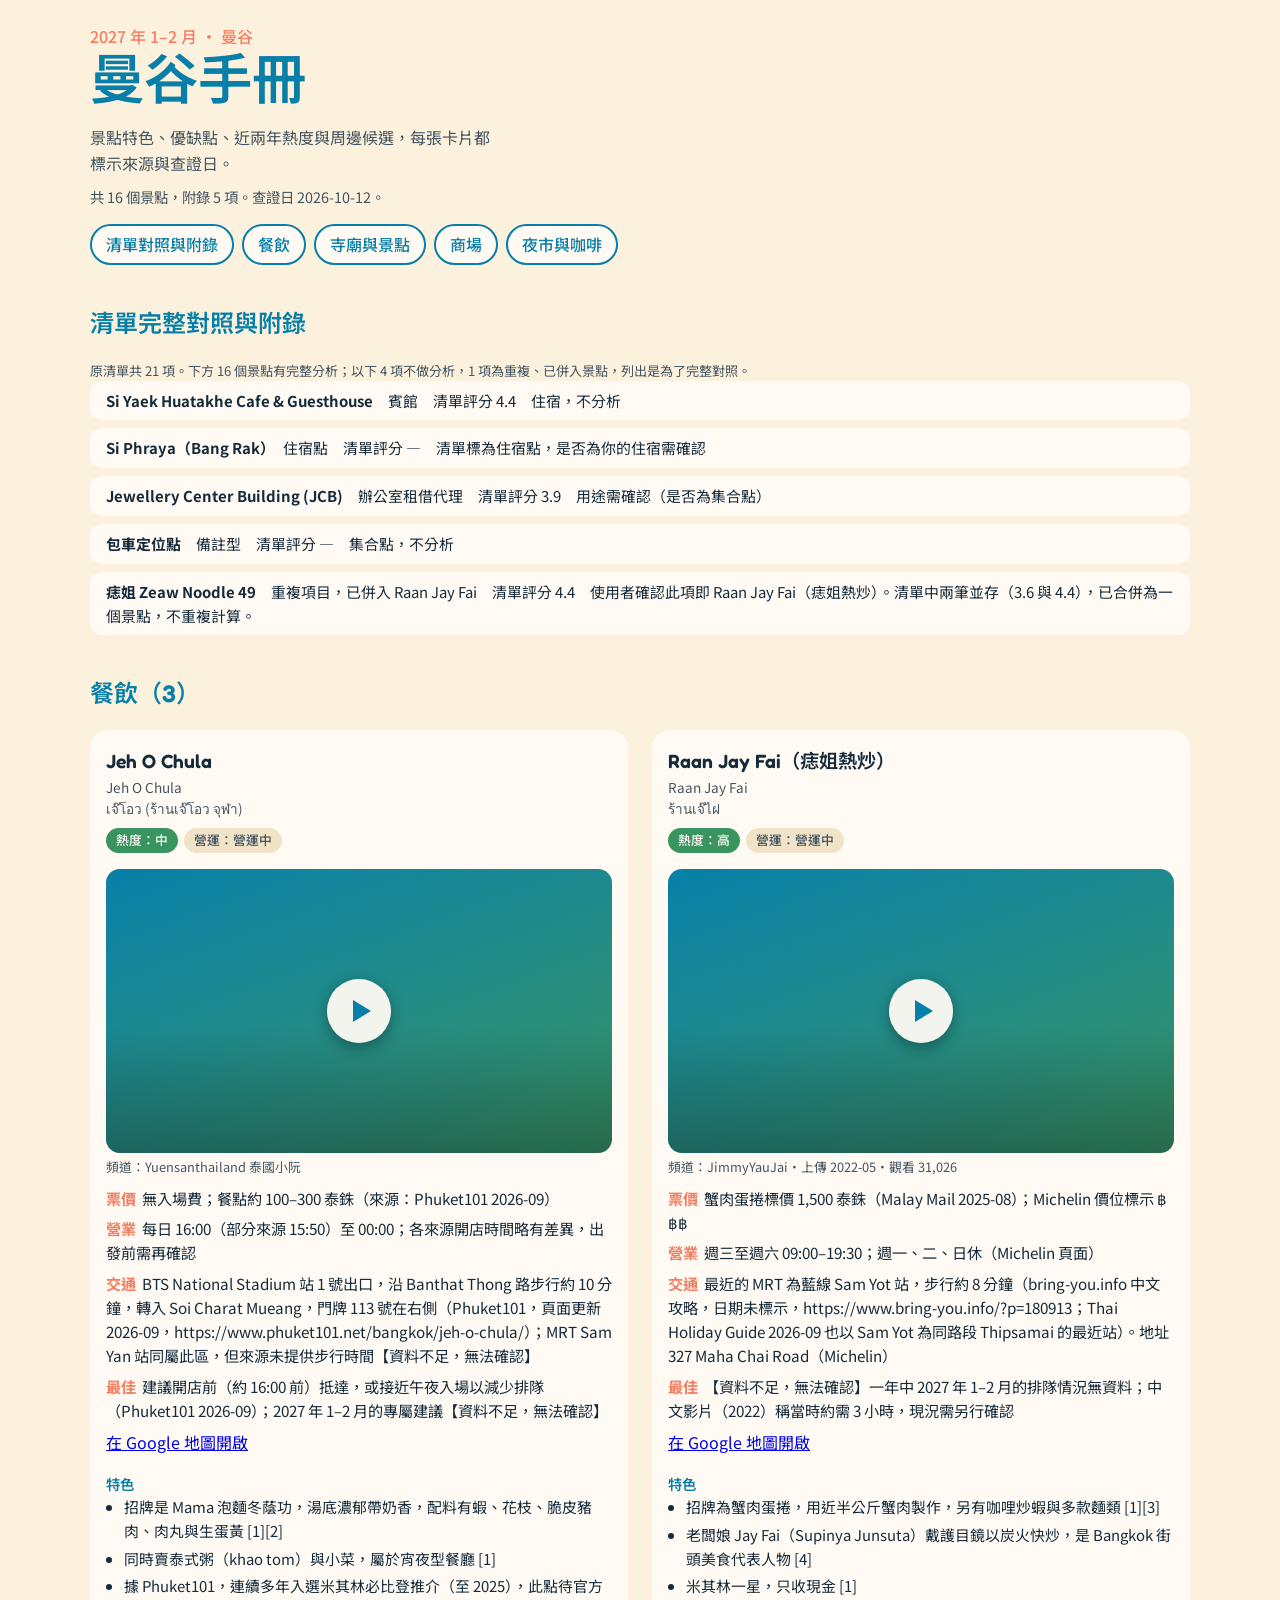
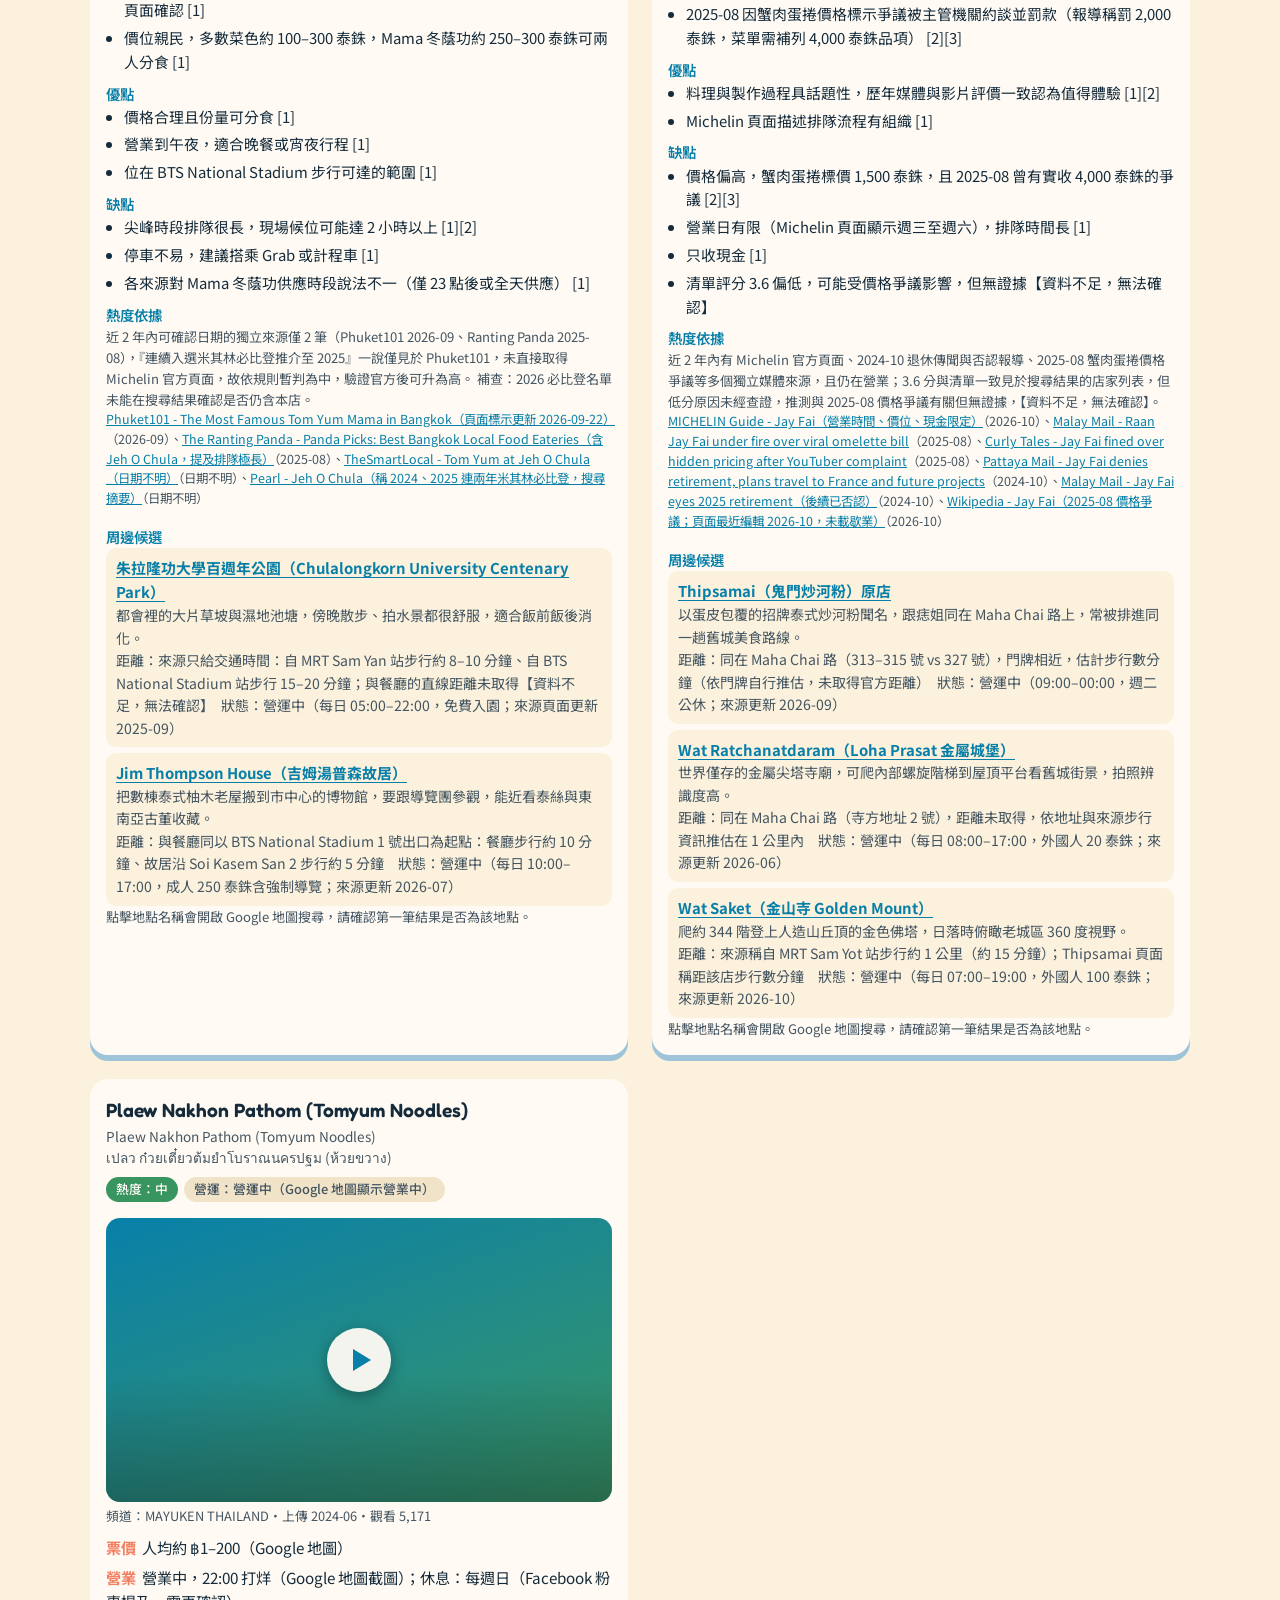
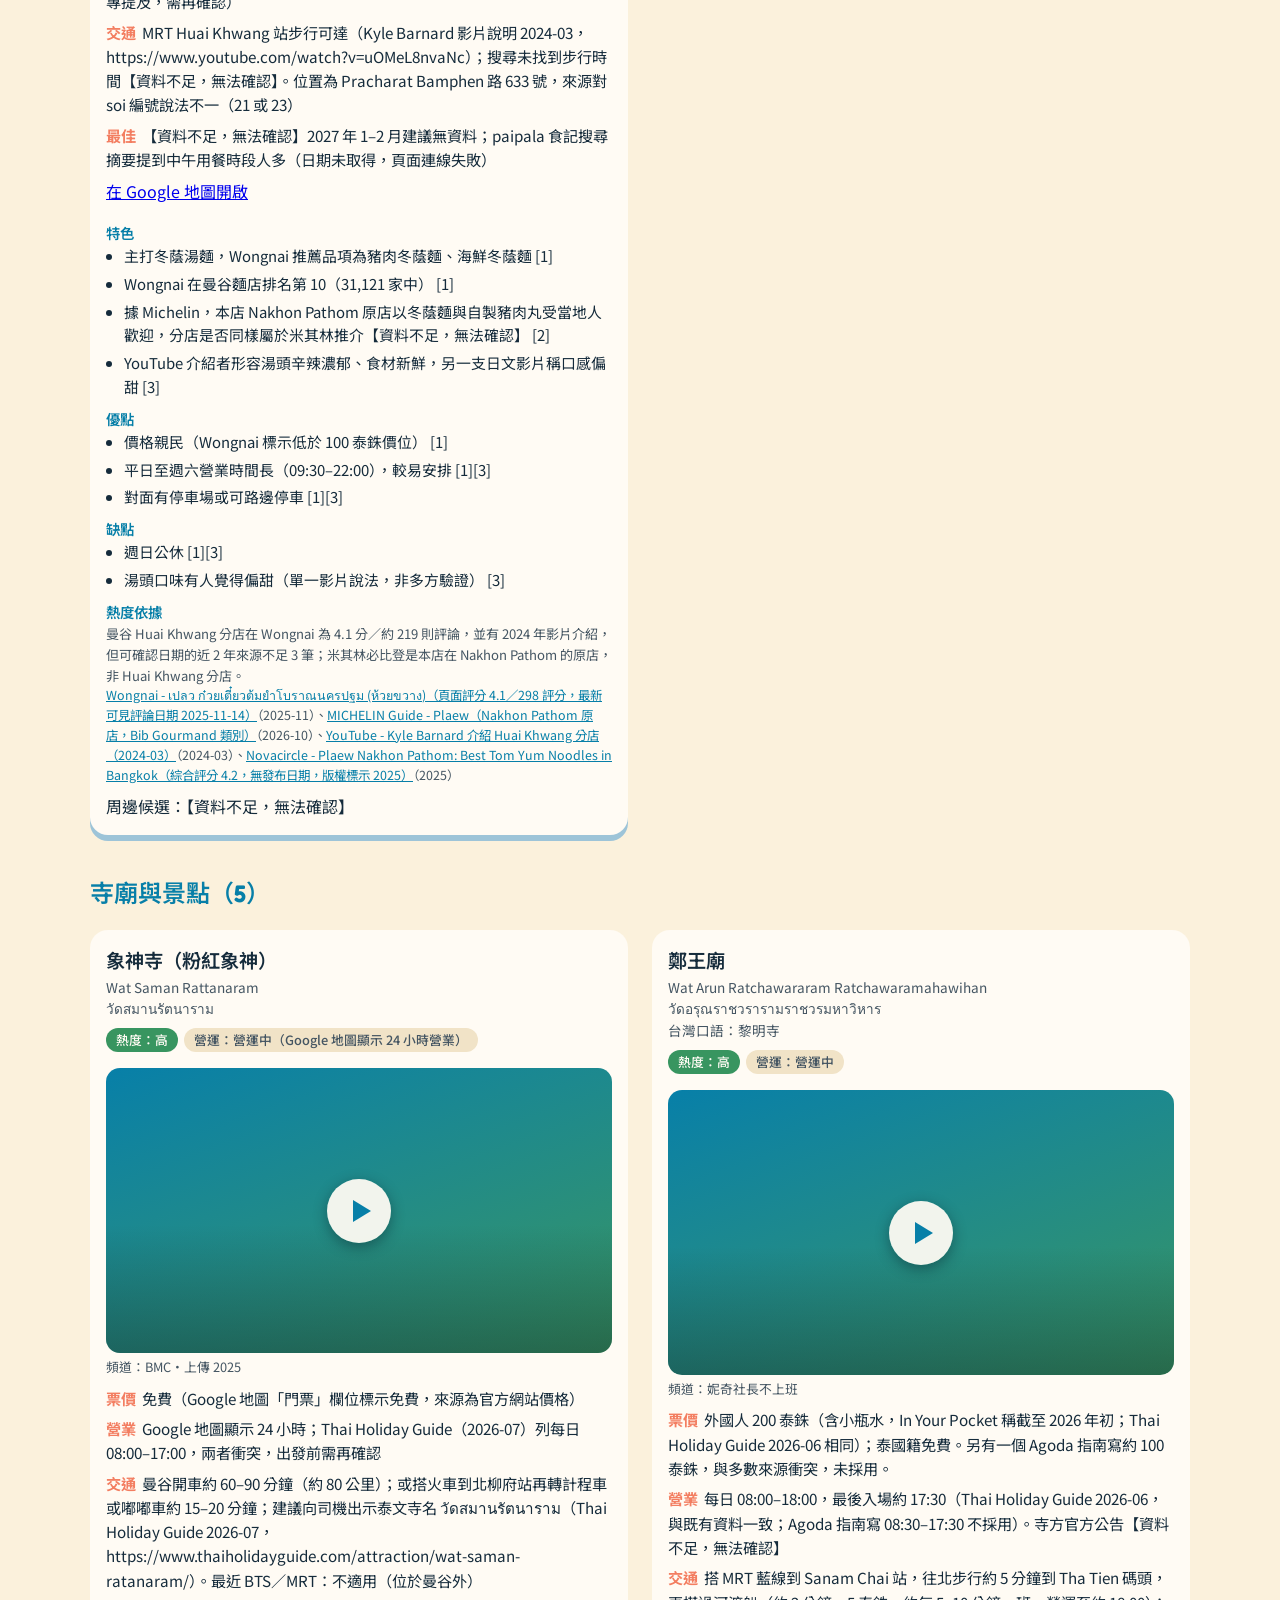
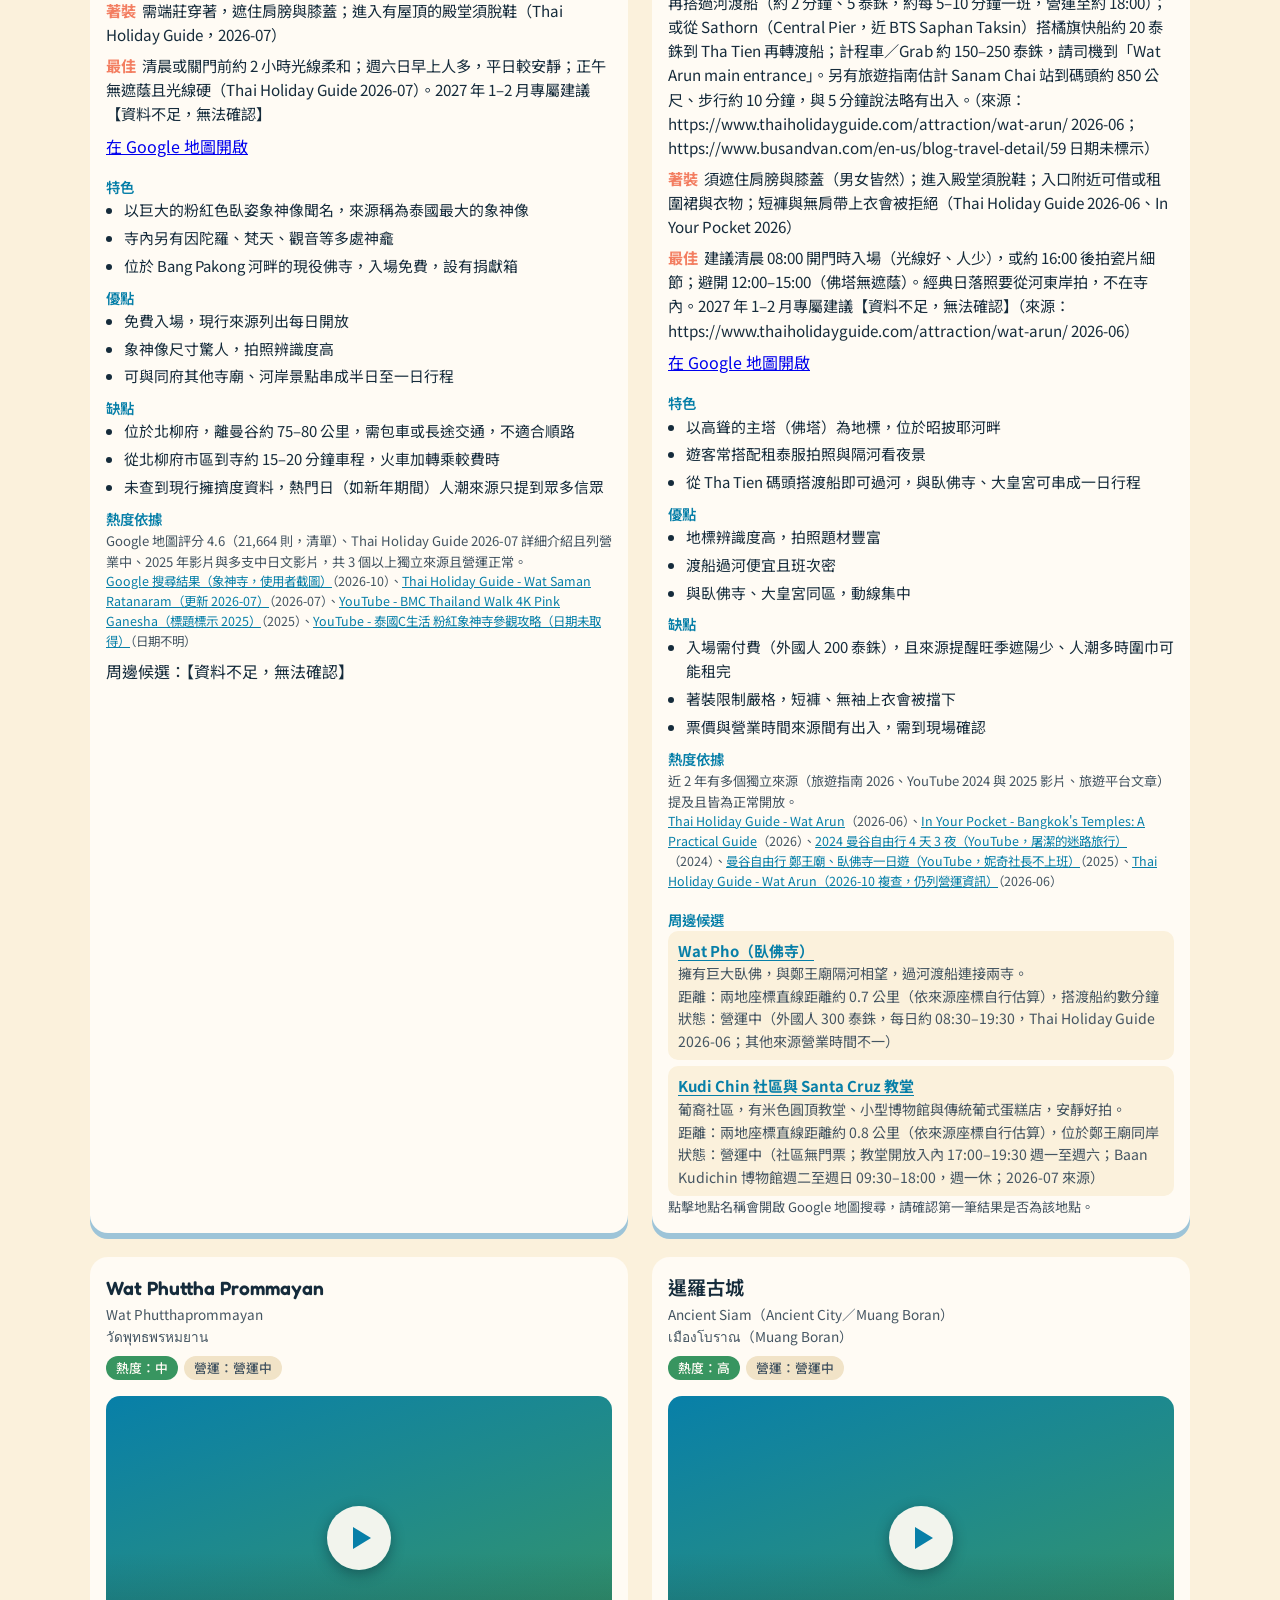
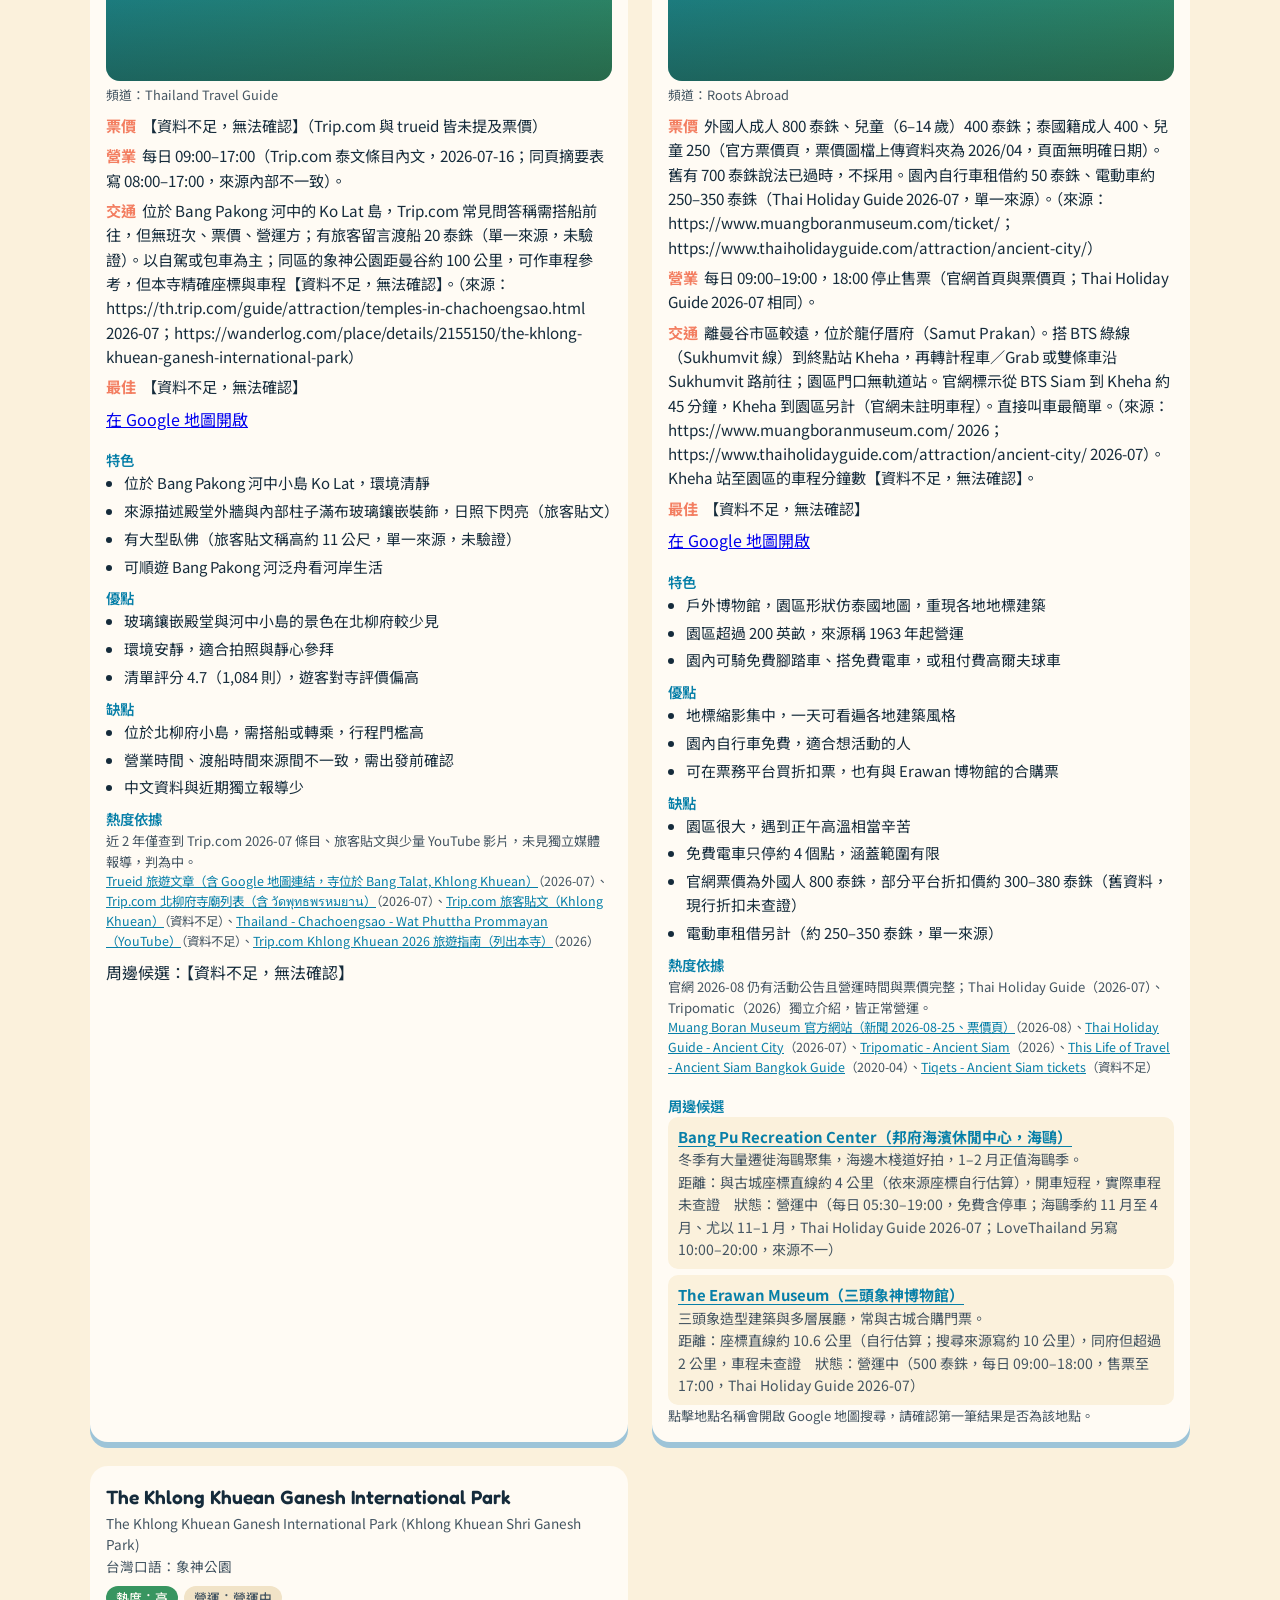
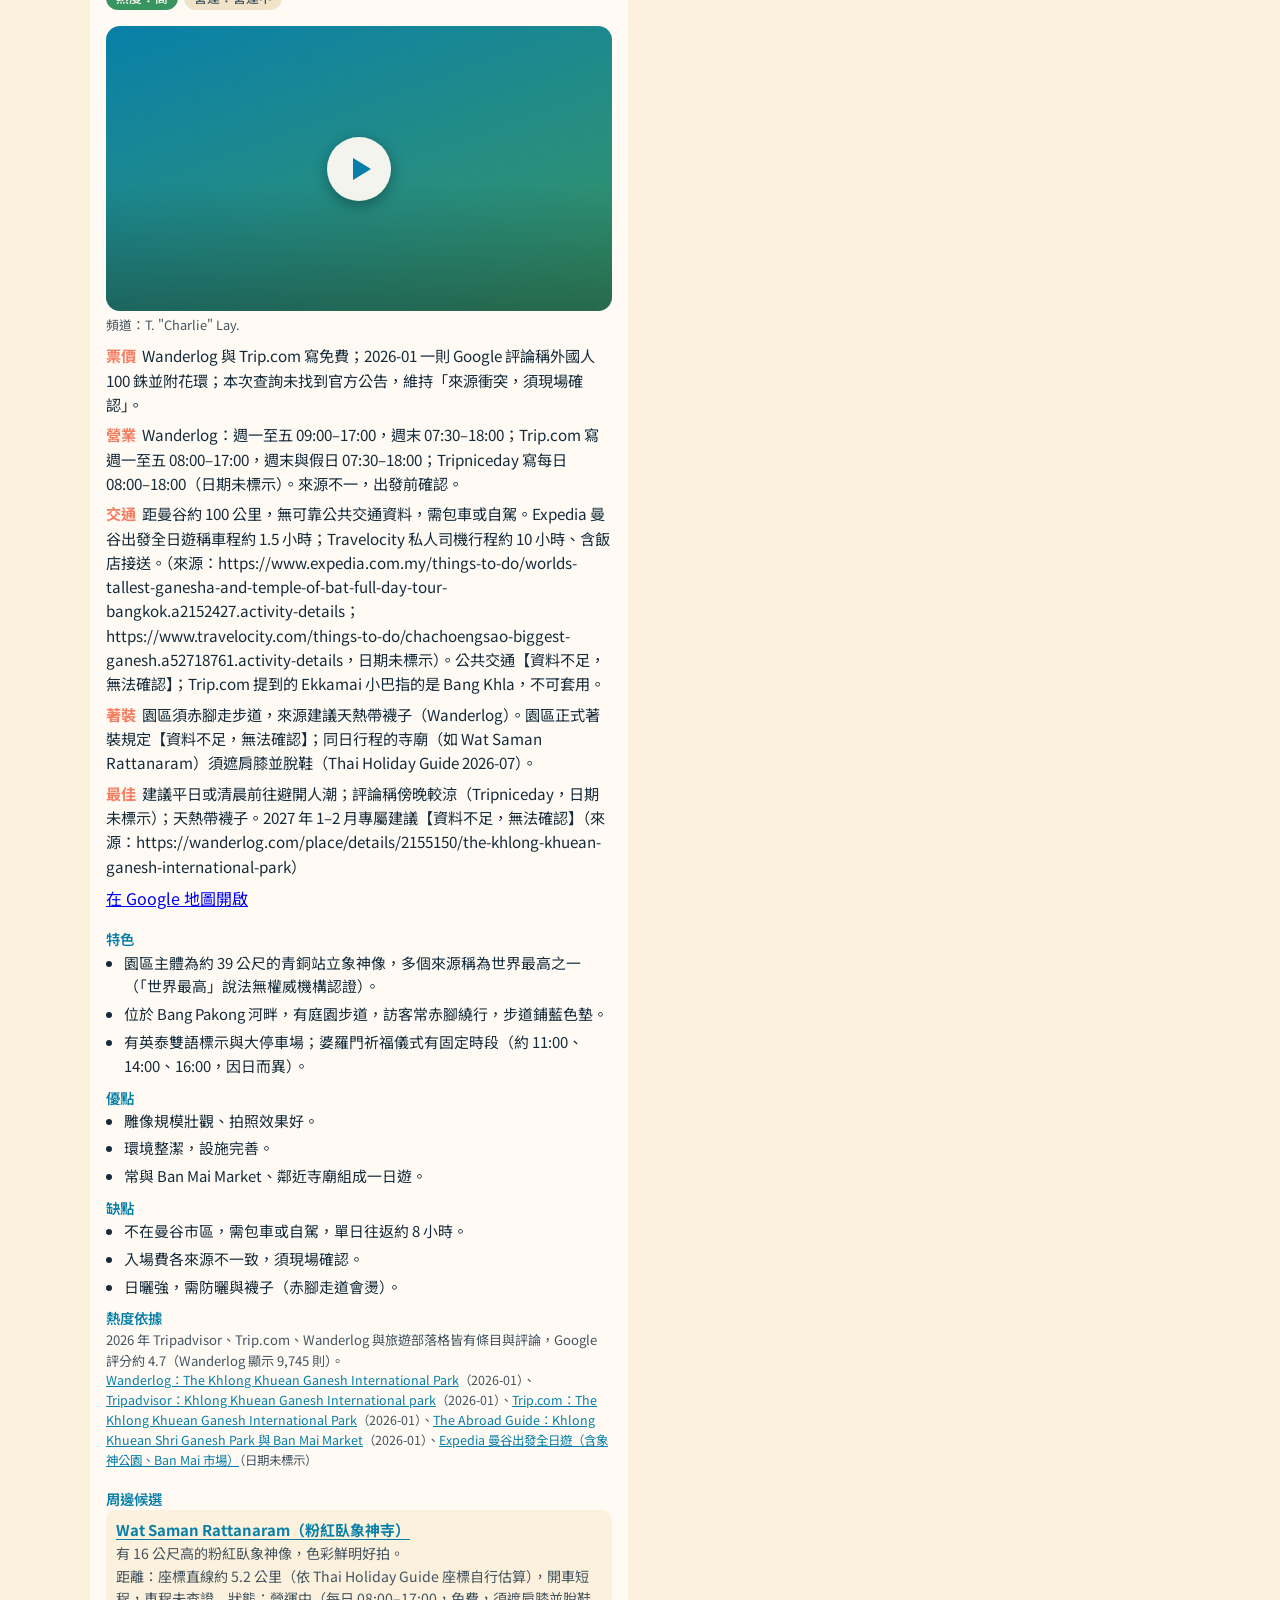
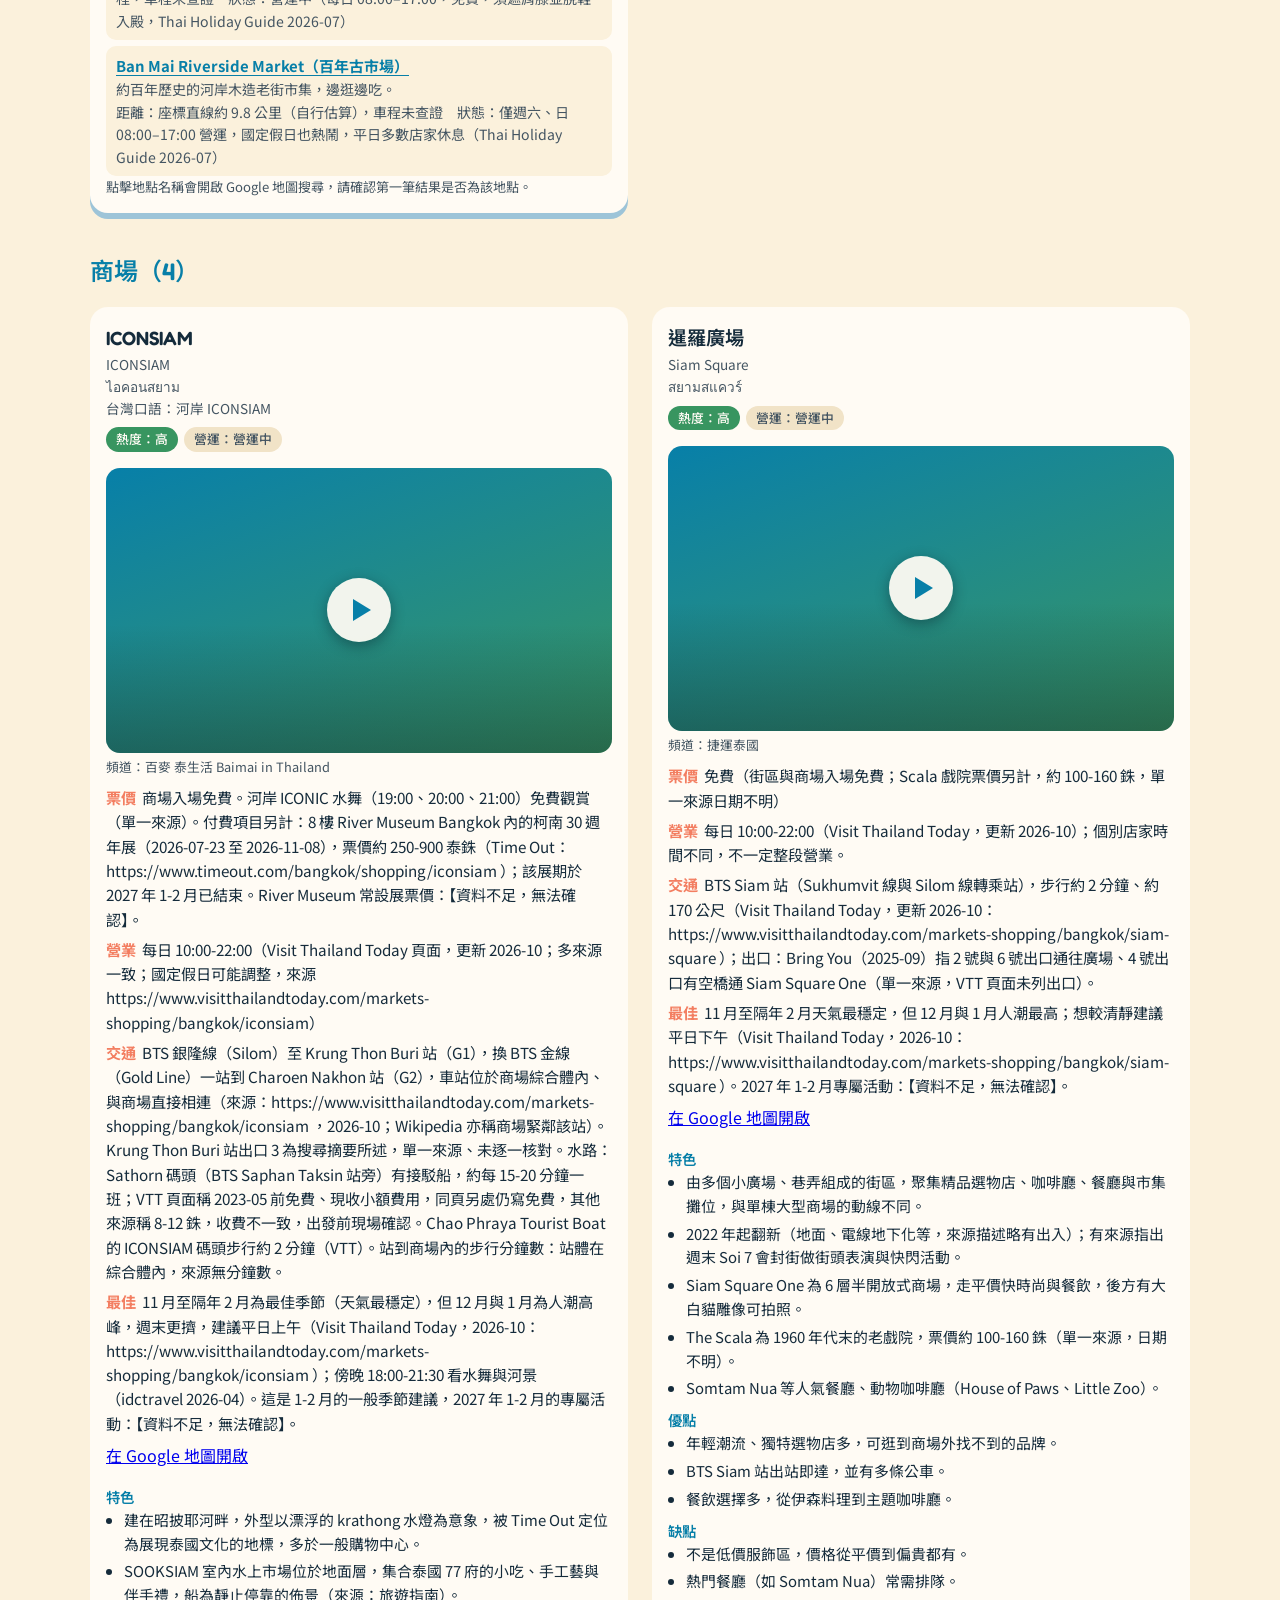
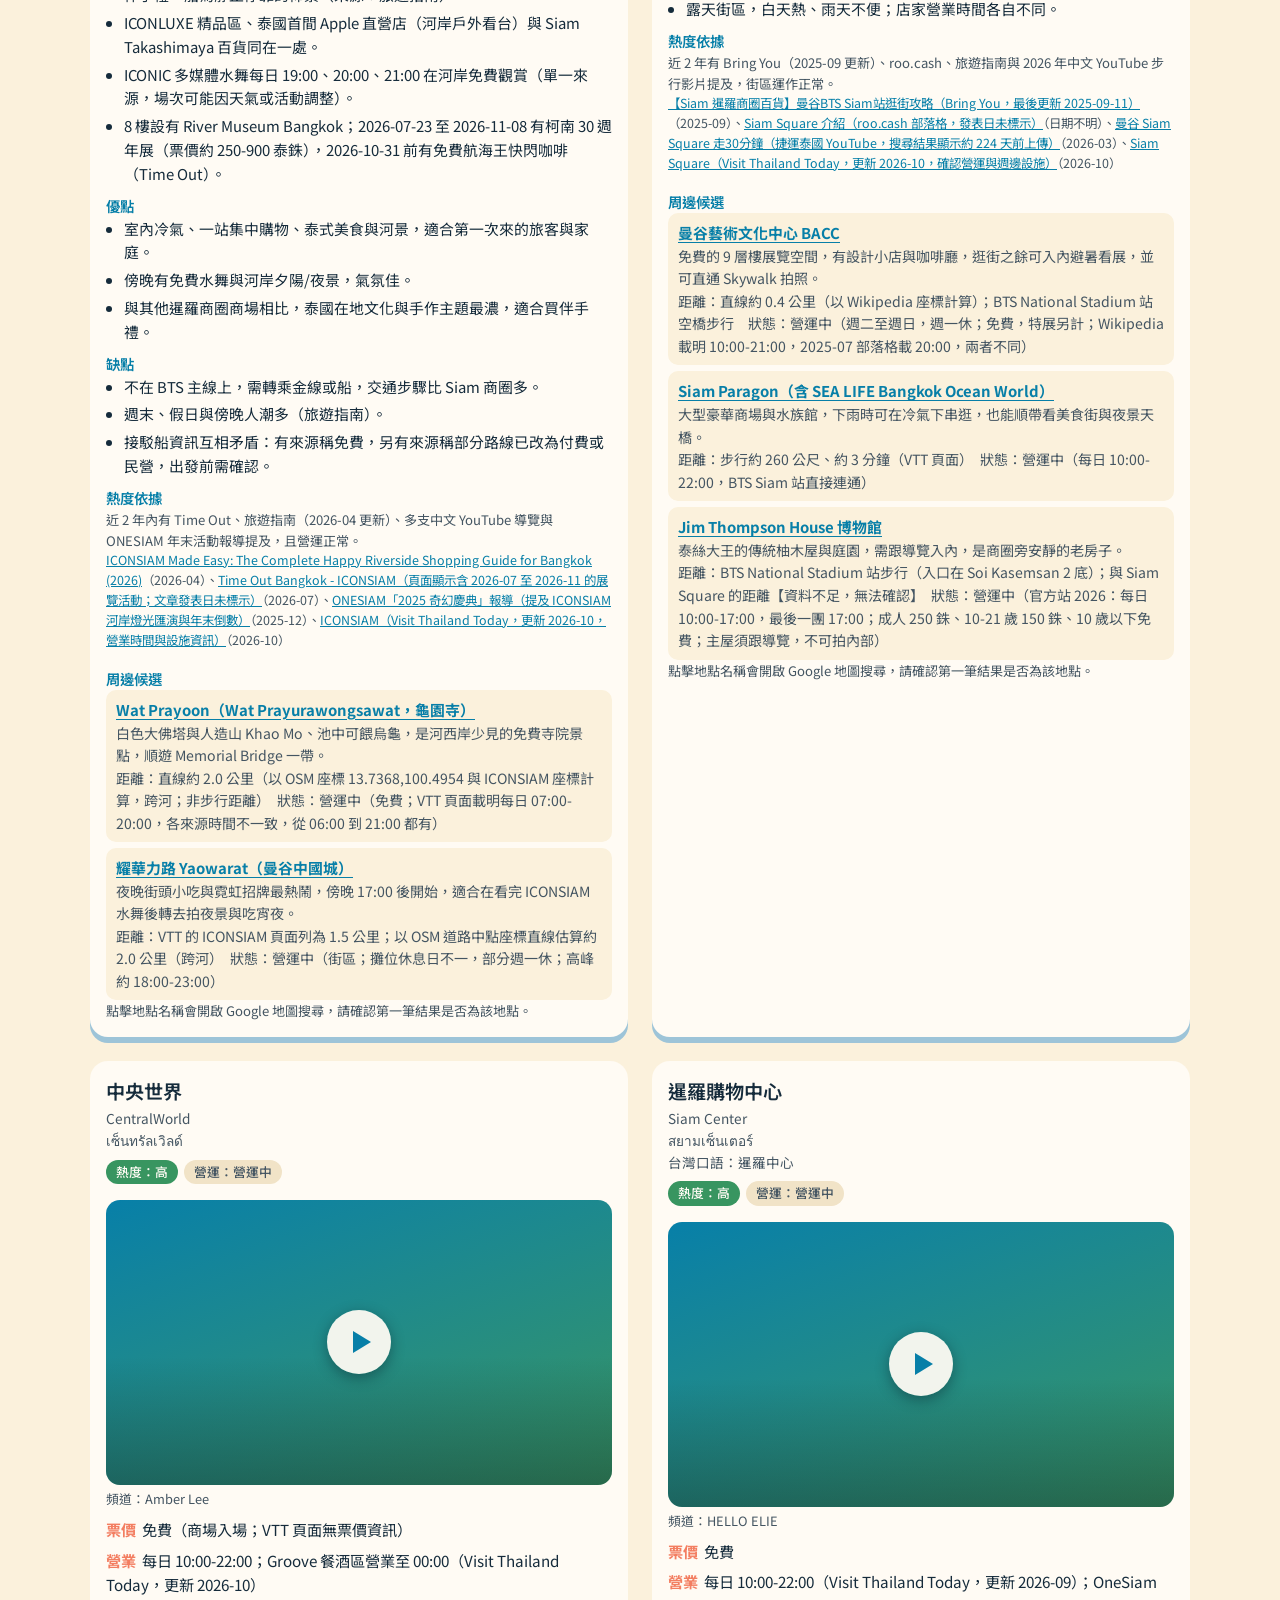
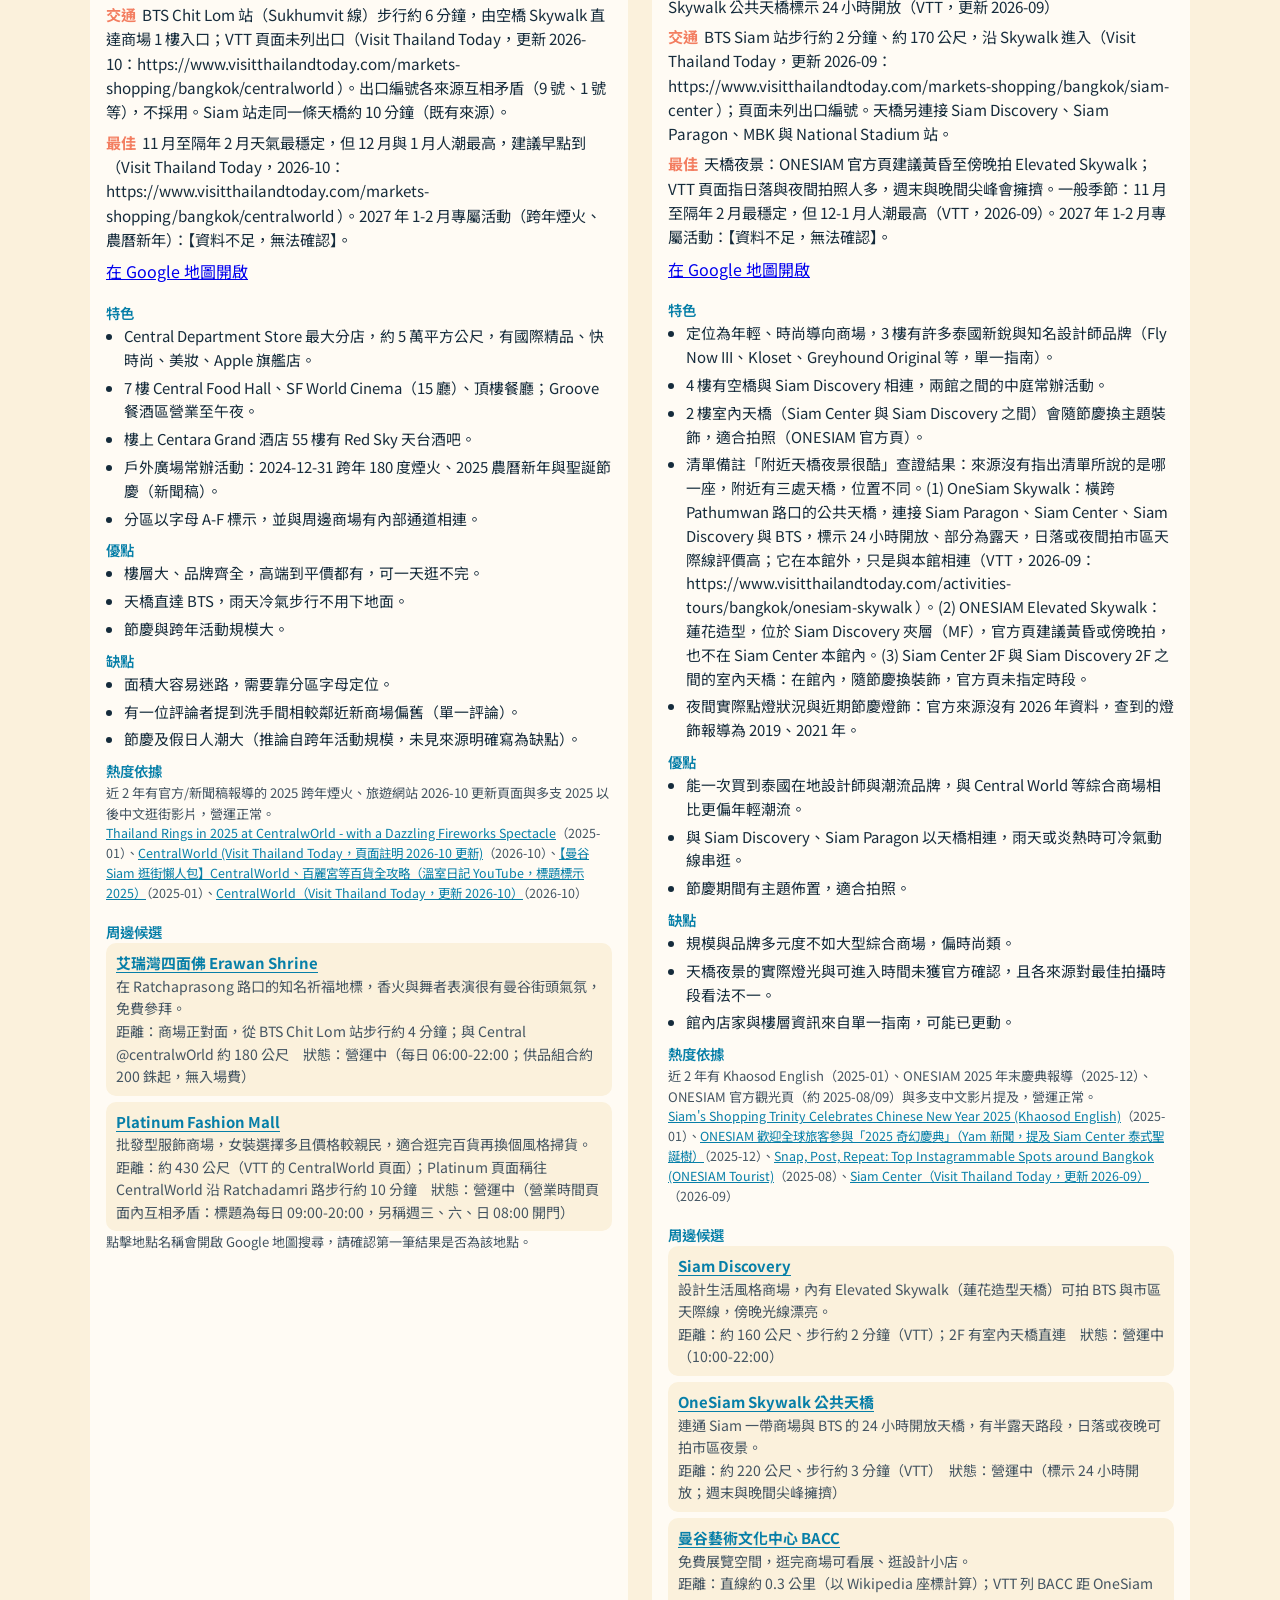
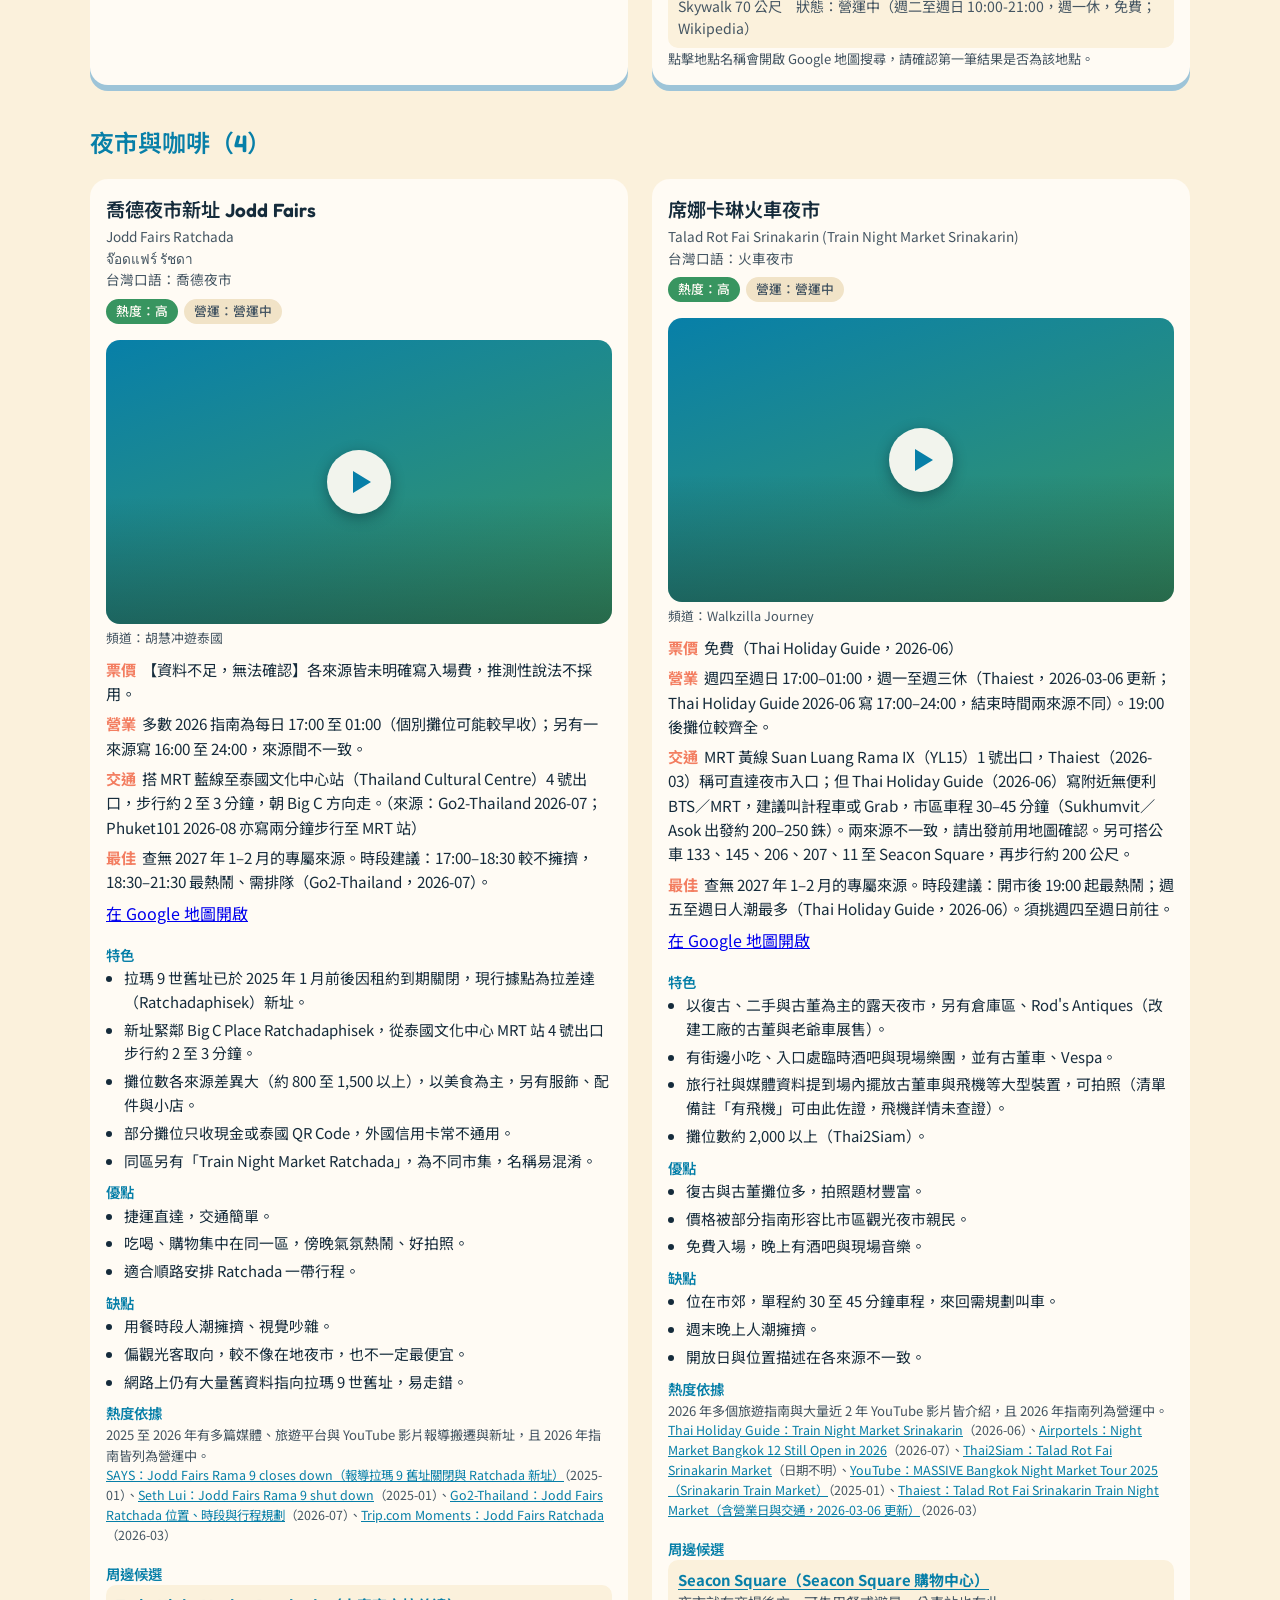
<file: site/index.html>
<!doctype html>
<html lang="zh-Hant">
<head>
<meta charset="utf-8">
<meta name="viewport" content="width=device-width, initial-scale=1">
<meta name="description" content="2027 曼谷旅遊手冊：景點特色、優缺點、近兩年熱度、周邊候選與現場實用資訊。">
<!-- Hallmark · macrostructure: 18-portfolio-grid · tone: playful · 方案 C 熱帶明信片 -->
<title>曼谷手冊 · 2027 年 1–2 月</title>
<link rel="preconnect" href="https://fonts.googleapis.com">
<link rel="preconnect" href="https://fonts.gstatic.com" crossorigin>
<link href="https://fonts.googleapis.com/css2?family=Noto+Sans+TC:wght@400;500;700&family=Fredoka:wght@500;600&display=swap" rel="stylesheet">
<link rel="stylesheet" href="styles.css?v=3">
</head>
<body>
<header class="site-head">
  <p class="kicker">2027 年 1–2 月 ・ 曼谷</p>
  <h1>曼谷手冊</h1>
  <p class="lede">景點特色、優缺點、近兩年熱度與周邊候選，每張卡片都標示來源與查證日。</p>
  <p class="status-line" id="data-status" role="status">載入資料中…</p>
  <nav class="jump" aria-label="分類">
    <a href="#sec-appendix">清單對照與附錄</a>
    <a href="#sec-food">餐飲</a>
    <a href="#sec-sights">寺廟與景點</a>
    <a href="#sec-malls">商場</a>
    <a href="#sec-markets">夜市與咖啡</a>
  </nav>
</header>

<main id="app">
  <noscript><p class="notice">此頁面需要開啟 JavaScript 才能顯示資料。</p></noscript>
</main>

<footer class="site-foot">
  <p>原始清單：2027曼谷（作者：yoshiko 小狐狸遊世界）。</p>
  <p>資料查證日：2026-10-12。出發前請再確認票價、營業時間、農曆新年日期與交通。</p>
  <p>影片為 YouTube 官方嵌入，點擊才會載入播放器。</p>
</footer>

<script src="app.js?v=3" type="module"></script>
</body>
</html>
</file>
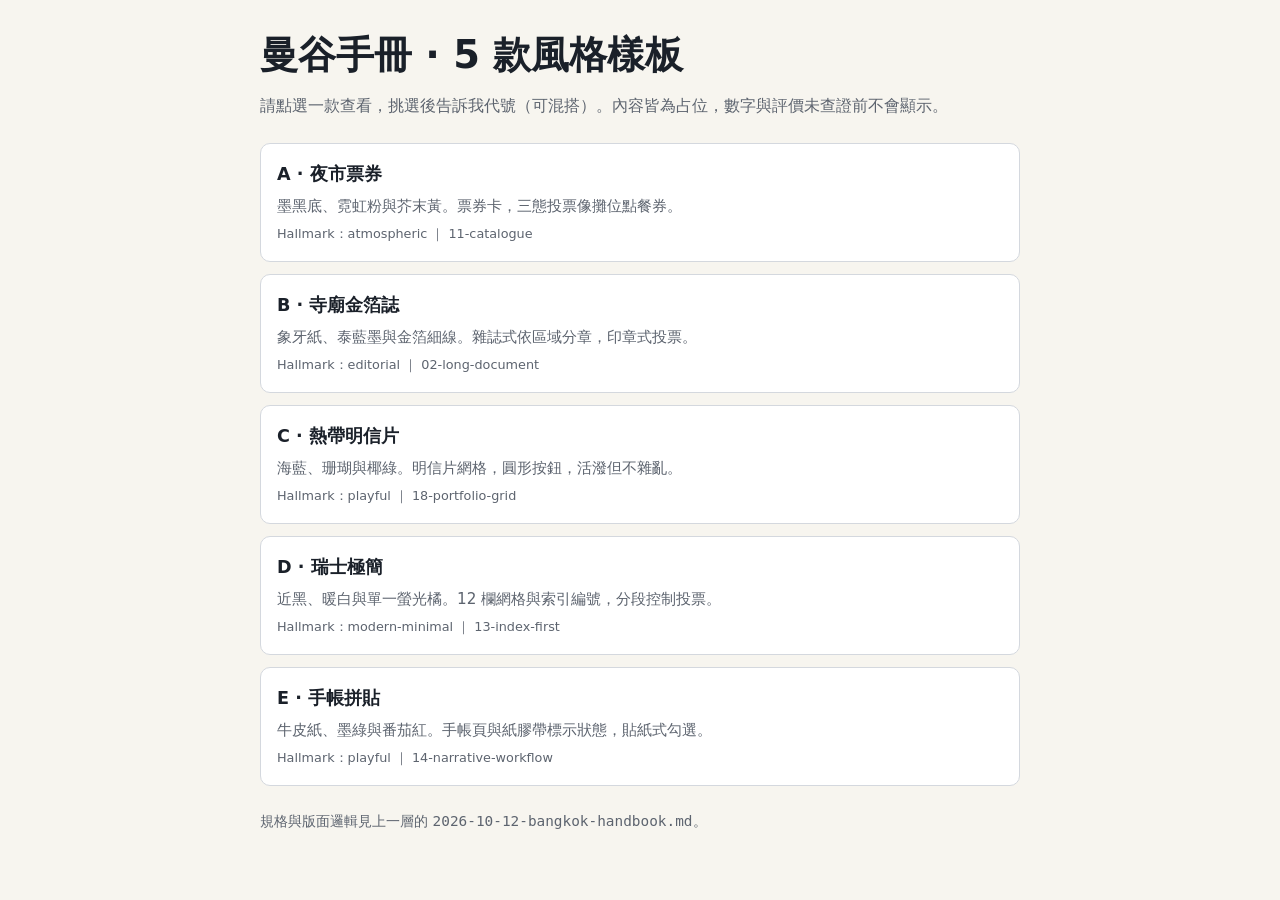
<file: docs/ui-proposals/2026-10-12-bangkok-handbook/index.html>
<!doctype html>
<html lang="zh-Hant">
<head>
<meta charset="utf-8">
<meta name="viewport" content="width=device-width, initial-scale=1">
<title>曼谷手冊 · 5 款風格樣板</title>
<style>
:root {
  --paper: oklch(97% 0.008 90);
  --ink: oklch(24% 0.02 260);
  --muted: oklch(50% 0.02 260);
  --rule: oklch(88% 0.01 260);
  --focus: oklch(40% 0.15 260);
  --font-body: "Noto Sans TC", system-ui, sans-serif;
}
* { box-sizing: border-box; }
html, body { overflow-x: clip; margin: 0; }
body { background: var(--paper); color: var(--ink); font-family: var(--font-body); line-height: 1.6; padding: 24px 16px 40px; }
main { max-width: 760px; margin: 0 auto; }
h1 { font-size: clamp(1.8rem, 6vw, 2.4rem); margin: 0 0 8px; overflow-wrap: anywhere; }
.lede { color: var(--muted); margin: 0 0 24px; }
ol { list-style: none; padding: 0; margin: 0; display: grid; gap: 12px; }
li { border: 1px solid var(--rule); border-radius: 10px; background: #fff; padding: 16px; min-width: 0; }
li a { color: var(--ink); text-decoration: none; font-weight: 700; font-size: 1.1rem; }
li a:focus-visible { outline: 2px solid var(--focus); outline-offset: 3px; border-radius: 4px; }
li p { margin: 6px 0 0; color: var(--muted); font-size: 0.95rem; overflow-wrap: anywhere; }
.tag { font-size: 0.8rem; color: var(--muted); }
.note { margin-top: 24px; font-size: 0.9rem; color: var(--muted); }
</style>
</head>
<body>
<main>
  <h1>曼谷手冊 · 5 款風格樣板</h1>
  <p class="lede">請點選一款查看，挑選後告訴我代號（可混搭）。內容皆為占位，數字與評價未查證前不會顯示。</p>
  <ol>
    <li>
      <a href="style-A.html">A · 夜市票券</a>
      <p>墨黑底、霓虹粉與芥末黃。票券卡，三態投票像攤位點餐券。</p>
      <p class="tag">Hallmark：atmospheric ｜ 11-catalogue</p>
    </li>
    <li>
      <a href="style-B.html">B · 寺廟金箔誌</a>
      <p>象牙紙、泰藍墨與金箔細線。雜誌式依區域分章，印章式投票。</p>
      <p class="tag">Hallmark：editorial ｜ 02-long-document</p>
    </li>
    <li>
      <a href="style-C.html">C · 熱帶明信片</a>
      <p>海藍、珊瑚與椰綠。明信片網格，圓形按鈕，活潑但不雜亂。</p>
      <p class="tag">Hallmark：playful ｜ 18-portfolio-grid</p>
    </li>
    <li>
      <a href="style-D.html">D · 瑞士極簡</a>
      <p>近黑、暖白與單一螢光橘。12 欄網格與索引編號，分段控制投票。</p>
      <p class="tag">Hallmark：modern-minimal ｜ 13-index-first</p>
    </li>
    <li>
      <a href="style-E.html">E · 手帳拼貼</a>
      <p>牛皮紙、墨綠與番茄紅。手帳頁與紙膠帶標示狀態，貼紙式勾選。</p>
      <p class="tag">Hallmark：playful ｜ 14-narrative-workflow</p>
    </li>
  </ol>
  <p class="note">規格與版面邏輯見上一層的 <code>2026-10-12-bangkok-handbook.md</code>。</p>
</main>
</body>
</html>
</file>
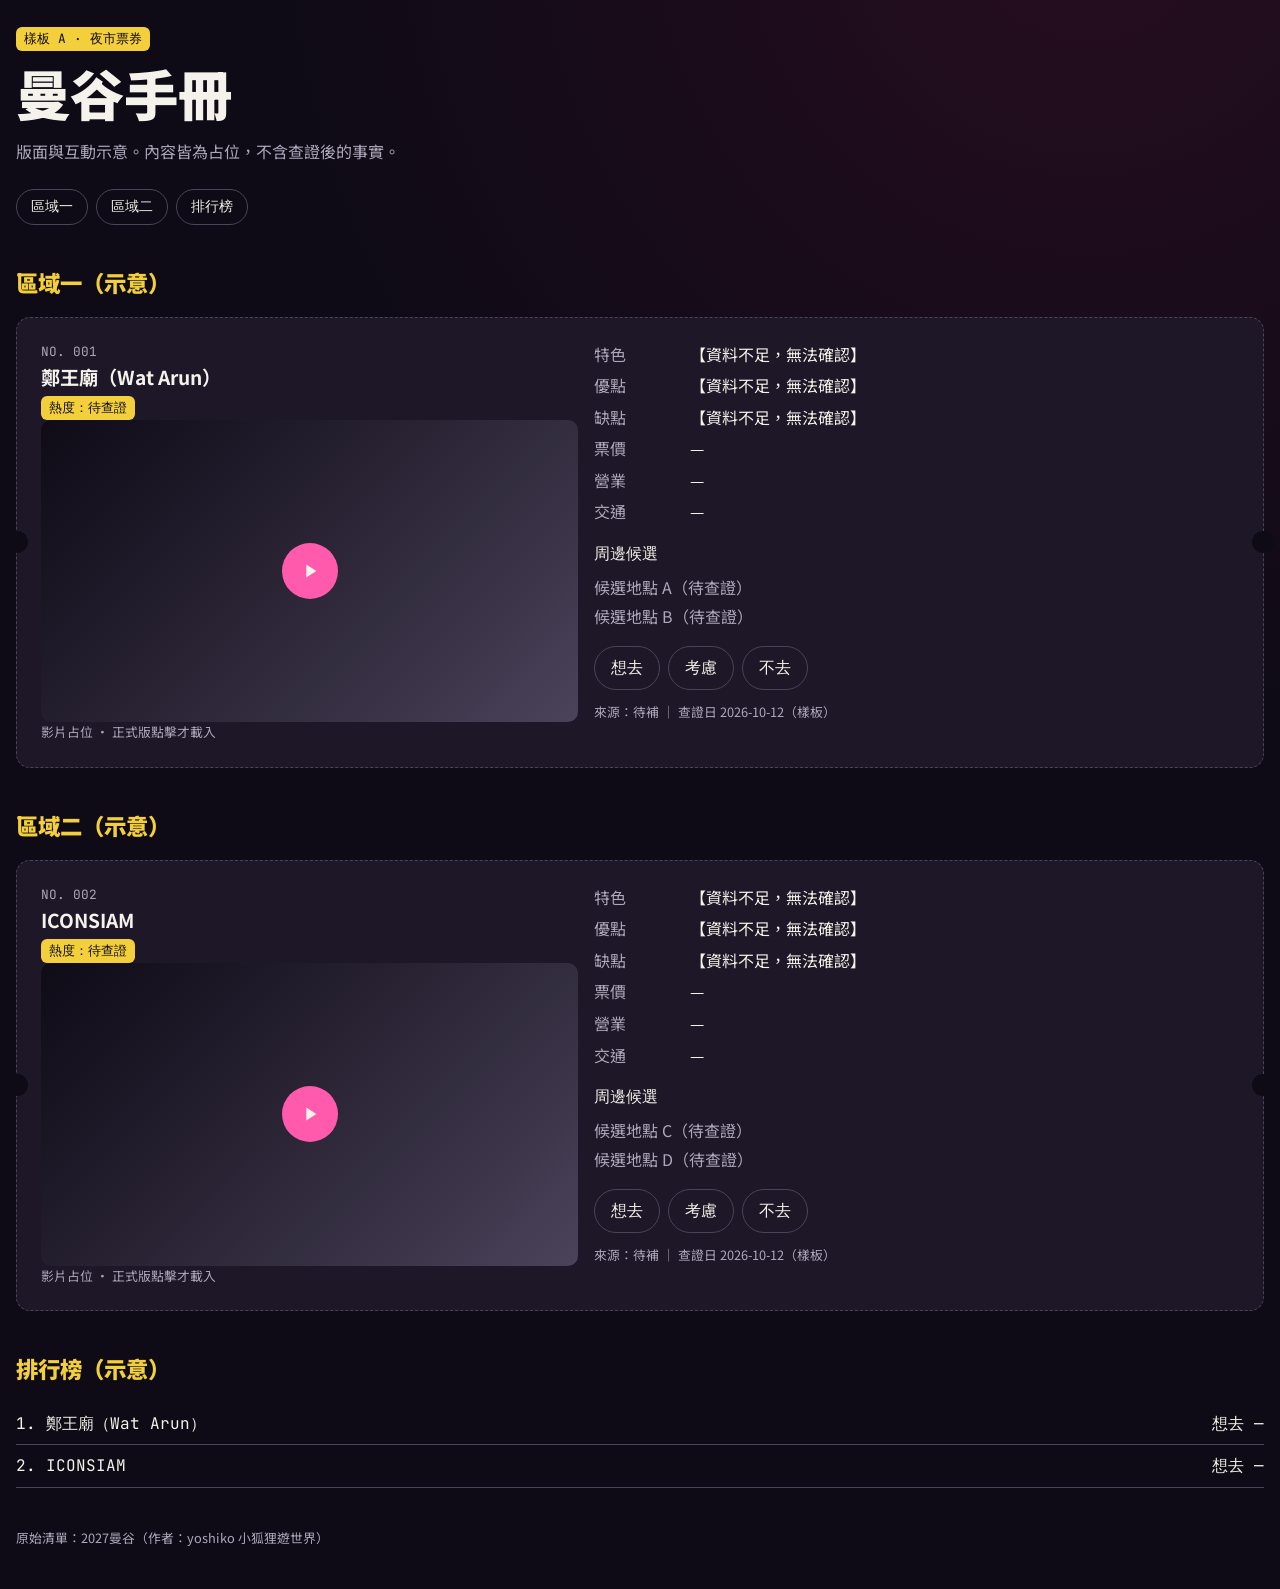
<file: docs/ui-proposals/2026-10-12-bangkok-handbook/style-A.html>
<!doctype html>
<html lang="zh-Hant">
<head>
<meta charset="utf-8">
<meta name="viewport" content="width=device-width, initial-scale=1">
<!-- Hallmark · macrostructure: 11-catalogue · tone: atmospheric · 樣板 A 夜市票券 -->
<title>曼谷手冊 · A 夜市票券</title>
<link rel="preconnect" href="https://fonts.googleapis.com">
<link rel="preconnect" href="https://fonts.gstatic.com" crossorigin>
<link href="https://fonts.googleapis.com/css2?family=Noto+Sans+TC:wght@400;500;700;900&family=Space+Grotesk:wght@500;700&family=JetBrains+Mono:wght@500&display=swap" rel="stylesheet">
<style>
:root {
  --paper: oklch(16% 0.025 300);
  --paper-2: oklch(22% 0.03 300);
  --ink: oklch(96% 0.01 90);
  --muted: oklch(74% 0.03 300);
  --accent: oklch(72% 0.22 355);
  --accent-2: oklch(86% 0.16 95);
  --accent-ink: oklch(16% 0.025 300);
  --rule: oklch(40% 0.04 300);
  --focus: oklch(88% 0.16 95);
  --font-display: "Noto Sans TC", "Space Grotesk", sans-serif;
  --font-mono: "JetBrains Mono", monospace;
  --space-md: 16px;
  --space-lg: 24px;
  --space-xl: 40px;
}
* { box-sizing: border-box; }
html, body { overflow-x: clip; margin: 0; }
body {
  background: var(--paper);
  color: var(--ink);
  font-family: "Noto Sans TC", sans-serif;
  line-height: 1.6;
  padding: var(--space-lg) var(--space-md) var(--space-xl);
  background-image: radial-gradient(circle at 85% -10%, oklch(30% 0.1 355 / 0.35), transparent 55%);
  background-attachment: fixed;
}
h1, h2, h3 { font-family: var(--font-display); font-style: normal; margin: 0; overflow-wrap: anywhere; min-width: 0; }
h1 { font-size: clamp(2rem, 6vw, 3.4rem); font-weight: 900; line-height: 1.1; }
h2 { font-size: 1.4rem; font-weight: 900; color: var(--accent-2); margin: var(--space-xl) 0 var(--space-md); }
h3 { font-size: 1.2rem; font-weight: 700; }
p { margin: 0; }
.lede { color: var(--muted); margin-top: var(--space-md); max-width: 46ch; }
.areas { display: flex; flex-wrap: wrap; gap: 8px; margin-top: var(--space-lg); }
.areas a {
  font-family: var(--font-mono);
  font-size: 0.85rem;
  color: var(--ink);
  border: 1px solid var(--rule);
  border-radius: 999px;
  padding: 6px 14px;
  text-decoration: none;
  white-space: nowrap;
}
.areas a:hover { border-color: var(--accent); color: var(--accent); }
.areas a:focus-visible, button:focus-visible { outline: 2px solid var(--focus); outline-offset: 2px; }
.ticket {
  position: relative;
  background: var(--paper-2);
  border-radius: 14px;
  padding: var(--space-lg);
  margin-bottom: var(--space-lg);
  display: grid;
  gap: var(--space-md);
  border: 1px dashed var(--rule);
}
.ticket::before, .ticket::after {
  content: "";
  position: absolute;
  top: 50%;
  width: 22px;
  height: 22px;
  border-radius: 50%;
  background: var(--paper);
  transform: translateY(-50%);
}
.ticket::before { left: -11px; }
.ticket::after { right: -11px; }
.ticket-no { font-family: var(--font-mono); font-size: 0.8rem; color: var(--muted); }
.badge {
  display: inline-block;
  font-family: var(--font-mono);
  font-size: 0.8rem;
  color: var(--accent-ink);
  background: var(--accent-2);
  border-radius: 6px;
  padding: 2px 8px;
  justify-self: start;
}
.facts { display: grid; gap: 6px; margin: 0; }
.facts div { display: grid; grid-template-columns: 5.5em minmax(0, 1fr); gap: 8px; }
.facts dt { color: var(--muted); }
.facts dd { margin: 0; overflow-wrap: anywhere; }
.facade {
  width: 100%;
  aspect-ratio: 16 / 9;
  border: 0;
  border-radius: 10px;
  background: linear-gradient(135deg, var(--paper), var(--rule));
  color: var(--ink);
  display: grid;
  place-items: center;
  cursor: pointer;
  font-family: var(--font-mono);
}
.facade:active { transform: scale(0.99); }
.facade:disabled { opacity: 0.55; cursor: not-allowed; }
.play { width: 56px; height: 56px; border-radius: 50%; background: var(--accent); display: grid; place-items: center; }
.vote { display: flex; flex-wrap: wrap; gap: 8px; }
.vote button {
  font: inherit;
  font-family: var(--font-mono);
  min-height: 44px;
  padding: 0 16px;
  border-radius: 999px;
  border: 1px solid var(--rule);
  background: transparent;
  color: var(--ink);
  cursor: pointer;
  white-space: nowrap;
}
.vote button:hover { border-color: var(--accent); }
.vote button:active { background: var(--paper); }
.vote button[aria-pressed="true"] { background: var(--accent); color: var(--accent-ink); border-color: var(--accent); }
.vote button:disabled { opacity: 0.55; cursor: not-allowed; }
.nearby { list-style: none; padding: 0; margin: 0; display: grid; gap: 4px; color: var(--muted); }
.src { font-size: 0.8rem; color: var(--muted); }
.ranking-row { display: flex; justify-content: space-between; border-bottom: 1px solid var(--rule); padding: 8px 0; font-family: var(--font-mono); }
footer { margin-top: var(--space-xl); font-size: 0.8rem; color: var(--muted); }
@media (min-width: 768px) {
  .ticket { grid-template-columns: minmax(0, 1fr) minmax(0, 1.2fr); align-items: start; }
}
@media (prefers-reduced-motion: reduce) {
  * { transition: none !important; animation: none !important; }
}
@media print {
  body { background: #fff; color: #000; }
  .vote, .areas { display: none; }
  .ticket { break-inside: avoid; border-color: #000; }
}
</style>
</head>
<body>
<header>
  <p class="badge">樣板 A · 夜市票券</p>
  <h1 style="margin-top: 12px;">曼谷手冊</h1>
  <p class="lede">版面與互動示意。內容皆為占位，不含查證後的事實。</p>
  <nav class="areas" aria-label="區域">
    <a href="#area-1">區域一</a>
    <a href="#area-2">區域二</a>
    <a href="#ranking">排行榜</a>
  </nav>
</header>

<main>
  <section id="area-1" aria-labelledby="h-area-1">
    <h2 id="h-area-1">區域一（示意）</h2>
    <article class="ticket" aria-labelledby="p-1">
      <div>
        <p class="ticket-no">NO. 001</p>
        <h3 id="p-1">鄭王廟（Wat Arun）</h3>
        <span class="badge">熱度：待查證</span>
        <div class="facade-wrap">
          <button class="facade" type="button" aria-label="播放影片（樣板占位，點擊後才會載入）">
            <span class="play" aria-hidden="true">
              <svg width="22" height="22" viewBox="0 0 24 24" fill="none" aria-hidden="true"><path d="M8 5v14l11-7z" fill="currentColor"/></svg>
            </span>
          </button>
          <p class="src">影片占位 · 正式版點擊才載入</p>
        </div>
      </div>
      <div>
        <dl class="facts">
          <div><dt>特色</dt><dd>【資料不足，無法確認】</dd></div>
          <div><dt>優點</dt><dd>【資料不足，無法確認】</dd></div>
          <div><dt>缺點</dt><dd>【資料不足，無法確認】</dd></div>
          <div><dt>票價</dt><dd>—</dd></div>
          <div><dt>營業</dt><dd>—</dd></div>
          <div><dt>交通</dt><dd>—</dd></div>
        </dl>
        <h4 style="margin: 16px 0 8px; font-family: var(--font-mono); font-weight: 500;">周邊候選</h4>
        <ul class="nearby">
          <li>候選地點 A（待查證）</li>
          <li>候選地點 B（待查證）</li>
        </ul>
        <div class="vote" role="group" aria-label="鄭王廟投票" data-vote style="margin-top: 16px;">
          <button type="button" aria-pressed="false">想去</button>
          <button type="button" aria-pressed="false">考慮</button>
          <button type="button" aria-pressed="false">不去</button>
        </div>
        <p class="src" style="margin-top: 12px;">來源：待補 ｜ 查證日 2026-10-12（樣板）</p>
      </div>
    </article>
  </section>

  <section id="area-2" aria-labelledby="h-area-2">
    <h2 id="h-area-2">區域二（示意）</h2>
    <article class="ticket" aria-labelledby="p-2">
      <div>
        <p class="ticket-no">NO. 002</p>
        <h3 id="p-2">ICONSIAM</h3>
        <span class="badge">熱度：待查證</span>
        <div class="facade-wrap">
          <button class="facade" type="button" aria-label="播放影片（樣板占位，點擊後才會載入）">
            <span class="play" aria-hidden="true">
              <svg width="22" height="22" viewBox="0 0 24 24" fill="none" aria-hidden="true"><path d="M8 5v14l11-7z" fill="currentColor"/></svg>
            </span>
          </button>
          <p class="src">影片占位 · 正式版點擊才載入</p>
        </div>
      </div>
      <div>
        <dl class="facts">
          <div><dt>特色</dt><dd>【資料不足，無法確認】</dd></div>
          <div><dt>優點</dt><dd>【資料不足，無法確認】</dd></div>
          <div><dt>缺點</dt><dd>【資料不足，無法確認】</dd></div>
          <div><dt>票價</dt><dd>—</dd></div>
          <div><dt>營業</dt><dd>—</dd></div>
          <div><dt>交通</dt><dd>—</dd></div>
        </dl>
        <h4 style="margin: 16px 0 8px; font-family: var(--font-mono); font-weight: 500;">周邊候選</h4>
        <ul class="nearby">
          <li>候選地點 C（待查證）</li>
          <li>候選地點 D（待查證）</li>
        </ul>
        <div class="vote" role="group" aria-label="ICONSIAM投票" data-vote style="margin-top: 16px;">
          <button type="button" aria-pressed="false">想去</button>
          <button type="button" aria-pressed="false">考慮</button>
          <button type="button" aria-pressed="false">不去</button>
        </div>
        <p class="src" style="margin-top: 12px;">來源：待補 ｜ 查證日 2026-10-12（樣板）</p>
      </div>
    </article>
  </section>

  <section id="ranking" aria-labelledby="h-rank">
    <h2 id="h-rank">排行榜（示意）</h2>
    <div class="ranking-row"><span>1. 鄭王廟（Wat Arun）</span><span>想去 —</span></div>
    <div class="ranking-row"><span>2. ICONSIAM</span><span>想去 —</span></div>
  </section>
</main>

<footer>
  原始清單：2027曼谷（作者：yoshiko 小狐狸遊世界）
</footer>

<script>
document.querySelectorAll('[data-vote]').forEach(function (group) {
  group.addEventListener('click', function (event) {
    var btn = event.target.closest('button');
    if (!btn) return;
    group.querySelectorAll('button').forEach(function (b) {
      b.setAttribute('aria-pressed', String(b === btn));
    });
  });
});
</script>
</body>
</html>
</file>
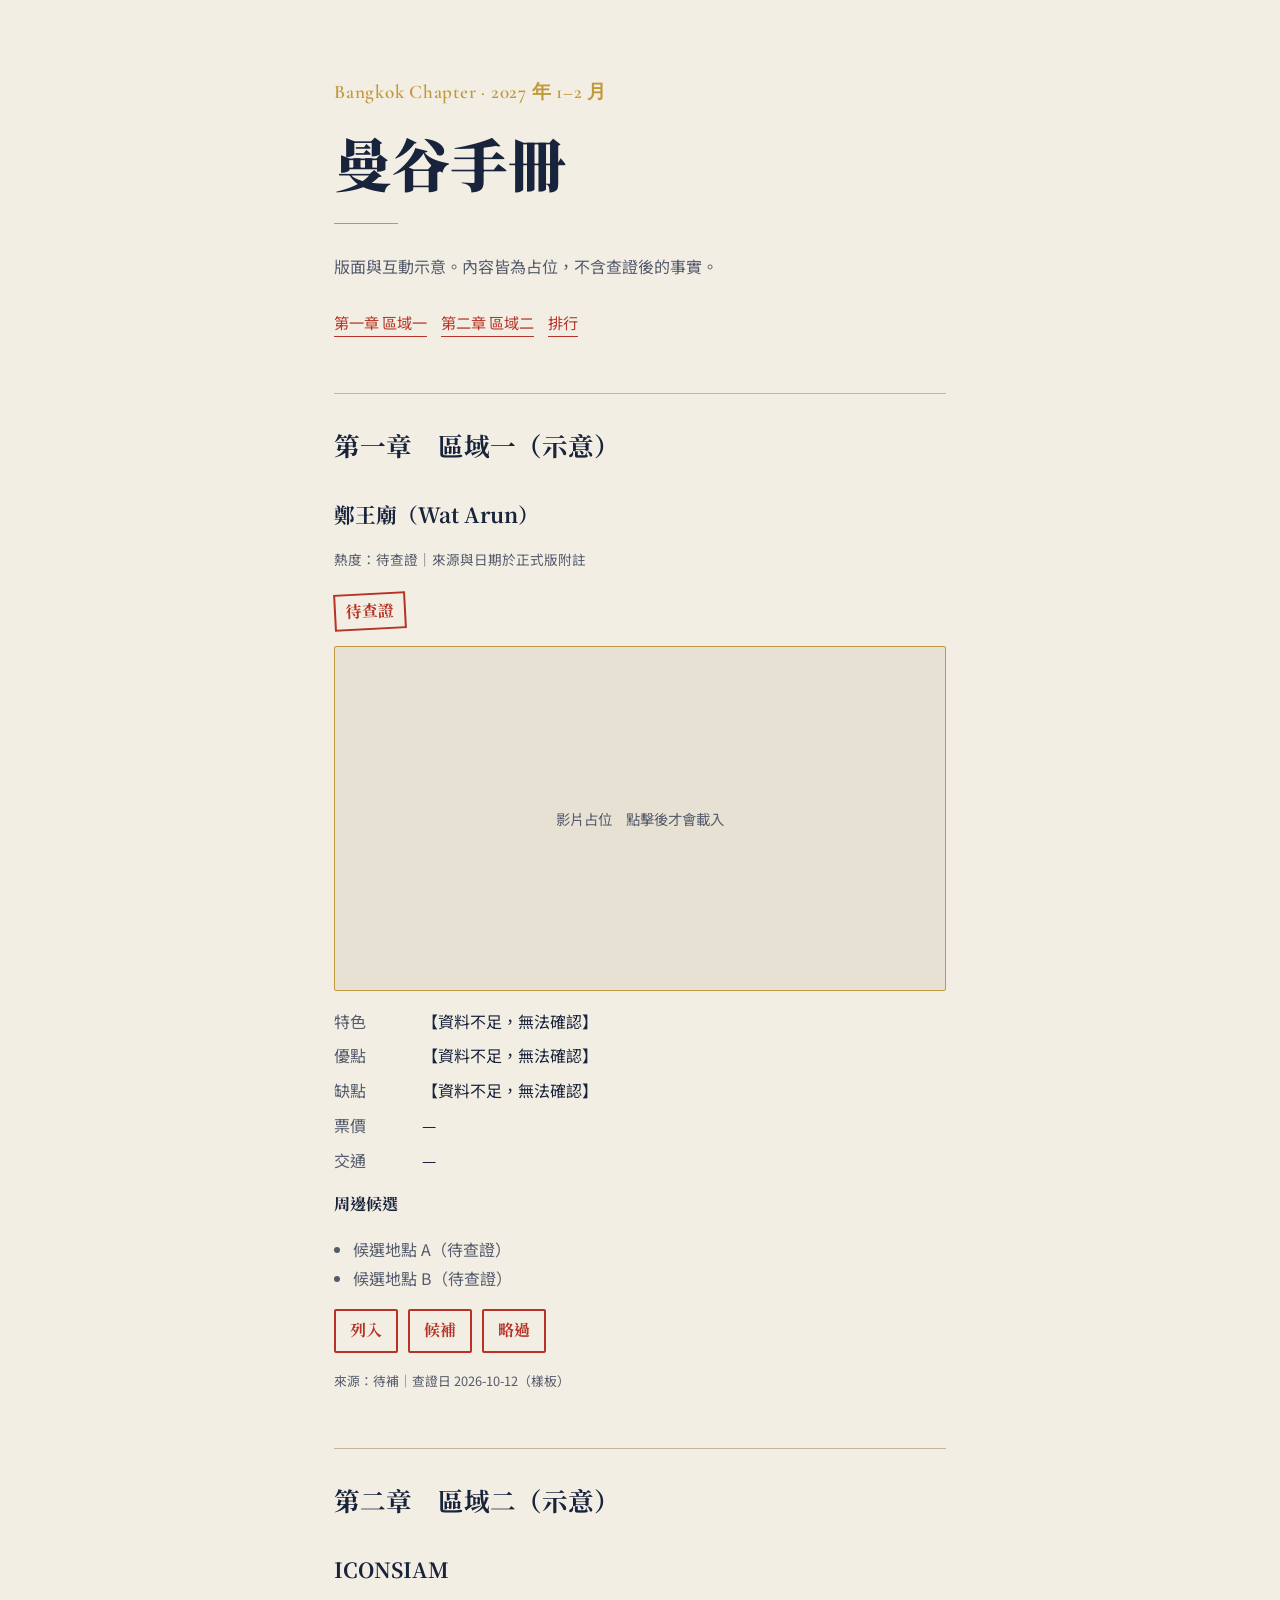
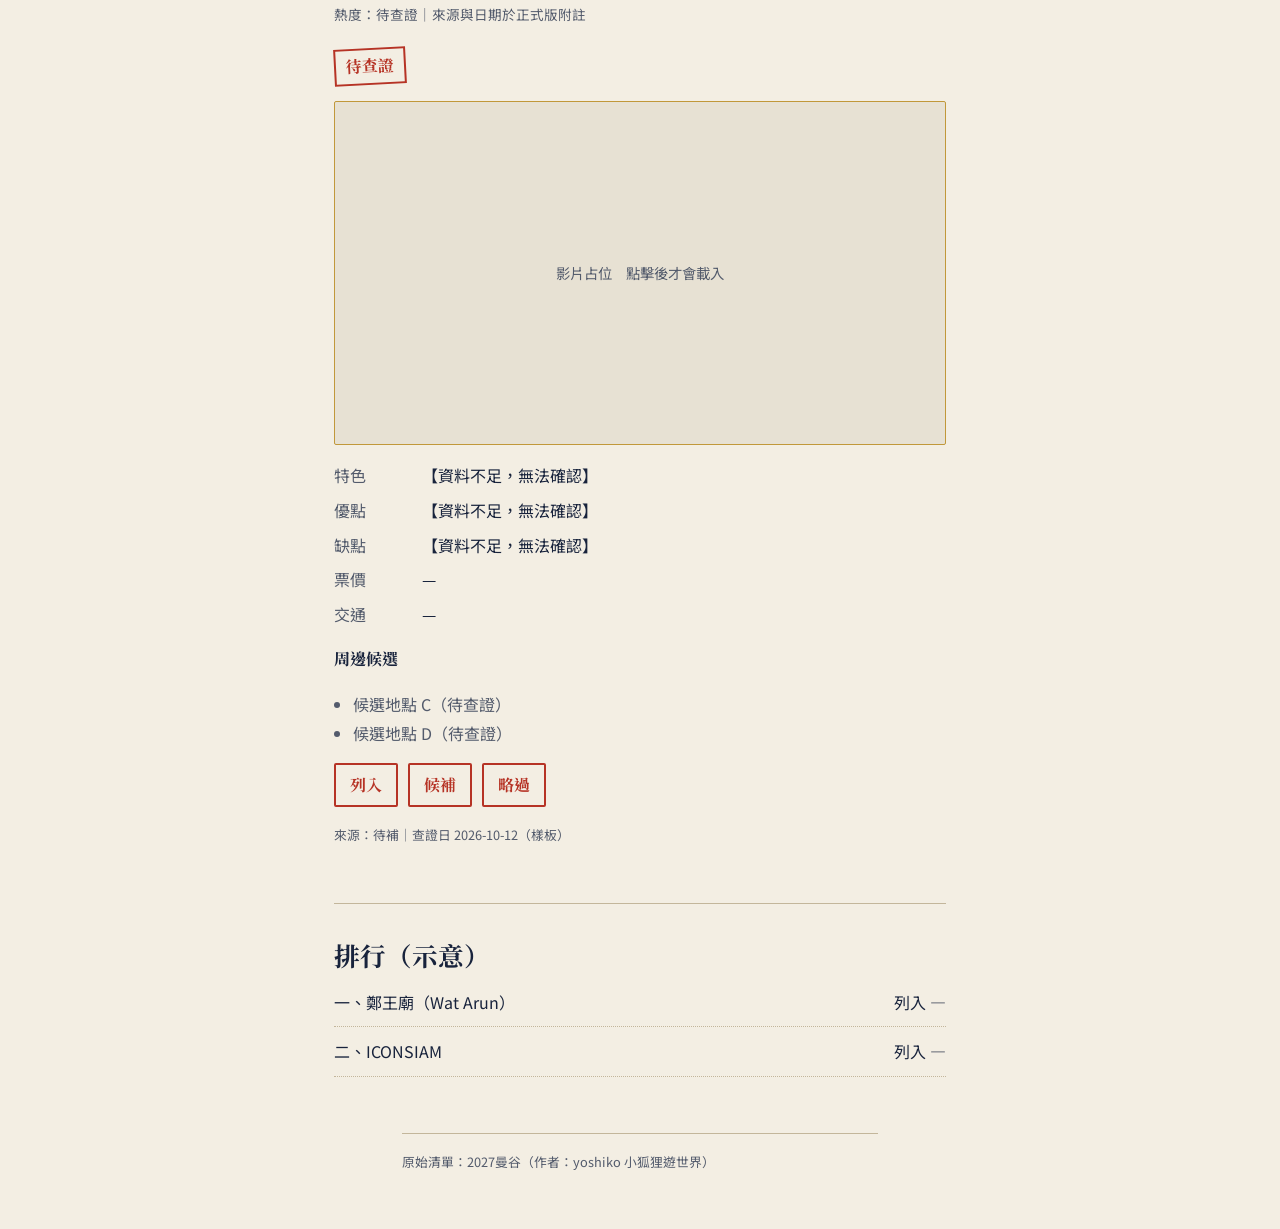
<file: docs/ui-proposals/2026-10-12-bangkok-handbook/style-B.html>
<!doctype html>
<html lang="zh-Hant">
<head>
<meta charset="utf-8">
<meta name="viewport" content="width=device-width, initial-scale=1">
<!-- Hallmark · macrostructure: 02-long-document · tone: editorial · 樣板 B 寺廟金箔誌 -->
<title>曼谷手冊 · B 寺廟金箔誌</title>
<link rel="preconnect" href="https://fonts.googleapis.com">
<link rel="preconnect" href="https://fonts.gstatic.com" crossorigin>
<link href="https://fonts.googleapis.com/css2?family=Noto+Serif+TC:wght@500;700;900&family=Noto+Sans+TC:wght@400;500&family=Cormorant+Garamond:wght@500;600&display=swap" rel="stylesheet">
<style>
:root {
  --paper: oklch(95% 0.015 85);
  --paper-2: oklch(91% 0.02 85);
  --ink: oklch(26% 0.05 265);
  --muted: oklch(47% 0.03 265);
  --gold: oklch(70% 0.12 85);
  --vermilion: oklch(52% 0.17 30);
  --rule: oklch(78% 0.04 85);
  --focus: oklch(52% 0.17 30);
  --font-display: "Noto Serif TC", serif;
  --font-latin: "Cormorant Garamond", serif;
  --font-body: "Noto Sans TC", sans-serif;
  --space-md: 16px;
  --space-lg: 28px;
  --space-xl: 56px;
}
* { box-sizing: border-box; }
html, body { overflow-x: clip; margin: 0; }
body {
  background: var(--paper);
  color: var(--ink);
  font-family: var(--font-body);
  line-height: 1.8;
  padding: var(--space-xl) var(--space-md);
}
main, header, footer { max-width: 68ch; margin: 0 auto; }
h1, h2, h3 { font-family: var(--font-display); font-style: normal; margin: 0; overflow-wrap: anywhere; min-width: 0; }
h1 { font-size: clamp(2.2rem, 7vw, 3.6rem); font-weight: 900; line-height: 1.15; }
.latin { font-family: var(--font-latin); font-weight: 600; font-size: 1.2rem; color: var(--gold); letter-spacing: 0.04em; }
.rule { display: block; width: 64px; height: 1px; background: var(--gold); margin: var(--space-lg) 0; }
h2 { font-size: 1.6rem; font-weight: 700; margin-top: var(--space-xl); padding-top: var(--space-lg); border-top: 1px solid var(--rule); }
h3 { font-size: 1.3rem; font-weight: 700; margin-top: var(--space-lg); }
.lede { color: var(--muted); margin-top: var(--space-md); }
.chapter-nav { display: flex; flex-wrap: wrap; gap: 14px; margin-top: var(--space-lg); font-size: 0.95rem; }
.chapter-nav a { color: var(--vermilion); text-decoration: none; border-bottom: 1px solid currentColor; }
.chapter-nav a:focus-visible, button:focus-visible { outline: 2px solid var(--focus); outline-offset: 3px; }
.entry { margin-top: var(--space-lg); }
.entry-meta { font-size: 0.85rem; color: var(--muted); }
.cover {
  width: 100%;
  aspect-ratio: 16 / 9;
  border: 1px solid var(--gold);
  background: var(--paper-2);
  border-radius: 2px;
  display: grid;
  place-items: center;
  color: var(--muted);
  font-size: 0.9rem;
  cursor: pointer;
  font-family: var(--font-body);
}
.cover:active { background: var(--rule); }
.cover:disabled { opacity: 0.55; cursor: not-allowed; }
.status {
  display: inline-block;
  font-family: var(--font-display);
  font-weight: 700;
  color: var(--vermilion);
  border: 2px solid var(--vermilion);
  padding: 2px 10px;
  transform: rotate(-3deg);
  margin-top: 8px;
}
.facts { display: grid; gap: 6px; margin: var(--space-md) 0 0; }
.facts div { display: grid; grid-template-columns: 5em minmax(0, 1fr); gap: 8px; }
.facts dt { color: var(--muted); }
.facts dd { margin: 0; overflow-wrap: anywhere; }
.seal { display: flex; flex-wrap: wrap; gap: 10px; margin-top: var(--space-md); }
.seal button {
  font: inherit;
  min-height: 44px;
  min-width: 44px;
  padding: 0 14px;
  border: 2px solid var(--vermilion);
  background: transparent;
  color: var(--vermilion);
  font-family: var(--font-display);
  font-weight: 700;
  border-radius: 2px;
  cursor: pointer;
  white-space: nowrap;
}
.seal button:active { transform: scale(0.97); }
.seal button[aria-pressed="true"] { background: var(--vermilion); color: var(--paper); }
.seal button:disabled { opacity: 0.55; cursor: not-allowed; }
.nearby { margin: var(--space-md) 0 0; padding-left: 1.2em; color: var(--muted); }
.src { font-size: 0.8rem; color: var(--muted); margin-top: var(--space-md); }
.ranking { margin-top: var(--space-lg); }
.ranking-row { display: flex; justify-content: space-between; gap: 12px; border-bottom: 1px dotted var(--rule); padding: 10px 0; }
footer { margin-top: var(--space-xl); font-size: 0.8rem; color: var(--muted); border-top: 1px solid var(--rule); padding-top: var(--space-md); }
@media (prefers-reduced-motion: reduce) {
  * { transition: none !important; animation: none !important; }
}
@media print {
  body { background: #fff; color: #000; }
  .chapter-nav, .seal { display: none; }
  .entry { break-inside: avoid; }
}
</style>
</head>
<body>
<header>
  <p class="latin">Bangkok Chapter · 2027 年 1–2 月</p>
  <h1>曼谷手冊</h1>
  <span class="rule" aria-hidden="true"></span>
  <p class="lede">版面與互動示意。內容皆為占位，不含查證後的事實。</p>
  <nav class="chapter-nav" aria-label="章節">
    <a href="#chapter-1">第一章 區域一</a>
    <a href="#chapter-2">第二章 區域二</a>
    <a href="#ranking">排行</a>
  </nav>
</header>

<main>
  <section id="chapter-1" aria-labelledby="h-c1">
    <h2 id="h-c1">第一章　區域一（示意）</h2>
    <article class="entry" aria-labelledby="e-1">
      <h3 id="e-1">鄭王廟（Wat Arun）</h3>
      <p class="entry-meta">熱度：待查證｜來源與日期於正式版附註</p>
      <span class="status">待查證</span>
      <div style="margin-top: 16px;">
        <button class="cover" type="button" aria-label="播放影片（樣板占位，點擊後才會載入）">影片占位　點擊後才會載入</button>
      </div>
      <dl class="facts">
        <div><dt>特色</dt><dd>【資料不足，無法確認】</dd></div>
        <div><dt>優點</dt><dd>【資料不足，無法確認】</dd></div>
        <div><dt>缺點</dt><dd>【資料不足，無法確認】</dd></div>
        <div><dt>票價</dt><dd>—</dd></div>
        <div><dt>交通</dt><dd>—</dd></div>
      </dl>
      <h4 style="margin: var(--space-md) 0 0; font-family: var(--font-display); font-size: 1rem;">周邊候選</h4>
      <ul class="nearby">
        <li>候選地點 A（待查證）</li>
        <li>候選地點 B（待查證）</li>
      </ul>
      <div class="seal" role="group" aria-label="鄭王廟投票" data-vote>
        <button type="button" aria-pressed="false">列入</button>
        <button type="button" aria-pressed="false">候補</button>
        <button type="button" aria-pressed="false">略過</button>
      </div>
      <p class="src">來源：待補｜查證日 2026-10-12（樣板）</p>
    </article>
  </section>

  <section id="chapter-2" aria-labelledby="h-c2">
    <h2 id="h-c2">第二章　區域二（示意）</h2>
    <article class="entry" aria-labelledby="e-2">
      <h3 id="e-2">ICONSIAM</h3>
      <p class="entry-meta">熱度：待查證｜來源與日期於正式版附註</p>
      <span class="status">待查證</span>
      <div style="margin-top: 16px;">
        <button class="cover" type="button" aria-label="播放影片（樣板占位，點擊後才會載入）">影片占位　點擊後才會載入</button>
      </div>
      <dl class="facts">
        <div><dt>特色</dt><dd>【資料不足，無法確認】</dd></div>
        <div><dt>優點</dt><dd>【資料不足，無法確認】</dd></div>
        <div><dt>缺點</dt><dd>【資料不足，無法確認】</dd></div>
        <div><dt>票價</dt><dd>—</dd></div>
        <div><dt>交通</dt><dd>—</dd></div>
      </dl>
      <h4 style="margin: var(--space-md) 0 0; font-family: var(--font-display); font-size: 1rem;">周邊候選</h4>
      <ul class="nearby">
        <li>候選地點 C（待查證）</li>
        <li>候選地點 D（待查證）</li>
      </ul>
      <div class="seal" role="group" aria-label="ICONSIAM投票" data-vote>
        <button type="button" aria-pressed="false">列入</button>
        <button type="button" aria-pressed="false">候補</button>
        <button type="button" aria-pressed="false">略過</button>
      </div>
      <p class="src">來源：待補｜查證日 2026-10-12（樣板）</p>
    </article>
  </section>

  <section id="ranking" class="ranking" aria-labelledby="h-rank">
    <h2 id="h-rank">排行（示意）</h2>
    <div class="ranking-row"><span>一、鄭王廟（Wat Arun）</span><span>列入 —</span></div>
    <div class="ranking-row"><span>二、ICONSIAM</span><span>列入 —</span></div>
  </section>
</main>

<footer>
  原始清單：2027曼谷（作者：yoshiko 小狐狸遊世界）
</footer>

<script>
document.querySelectorAll('[data-vote]').forEach(function (group) {
  group.addEventListener('click', function (event) {
    var btn = event.target.closest('button');
    if (!btn) return;
    group.querySelectorAll('button').forEach(function (b) {
      b.setAttribute('aria-pressed', String(b === btn));
    });
  });
});
</script>
</body>
</html>
</file>
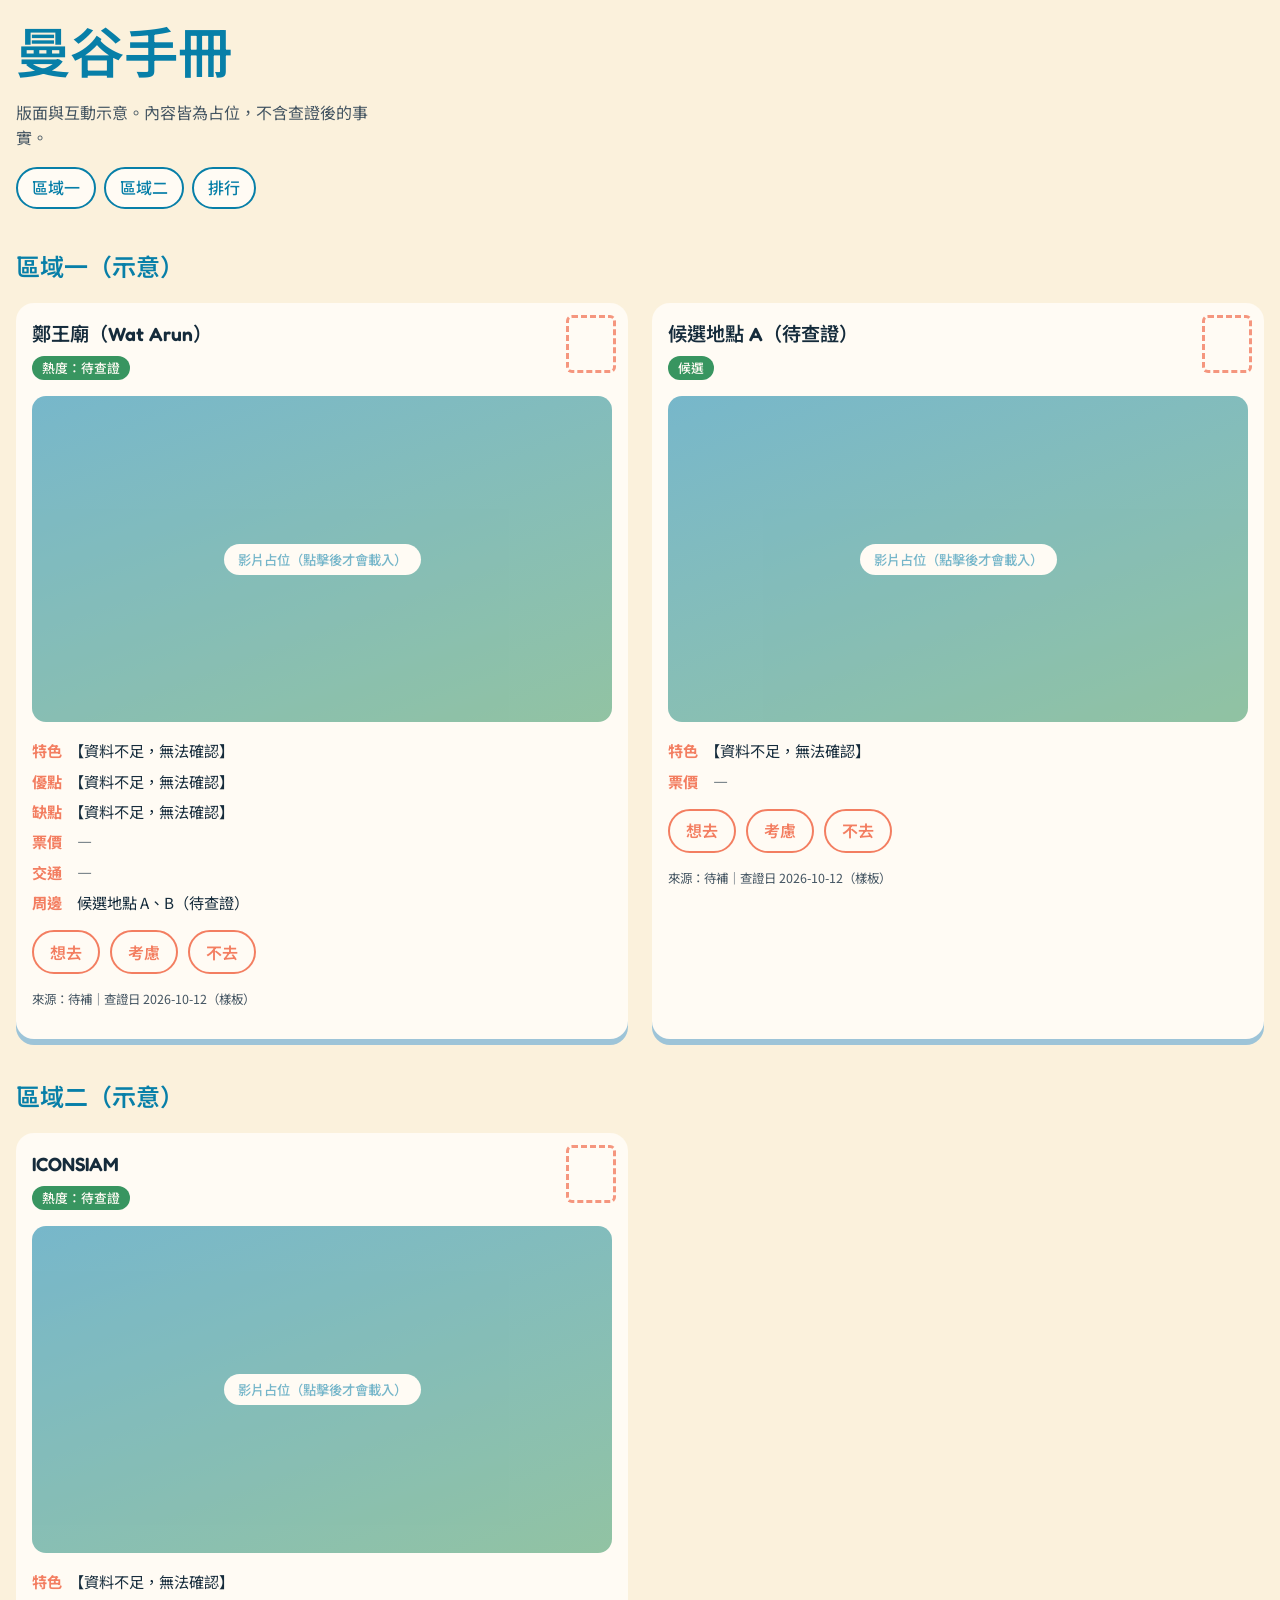
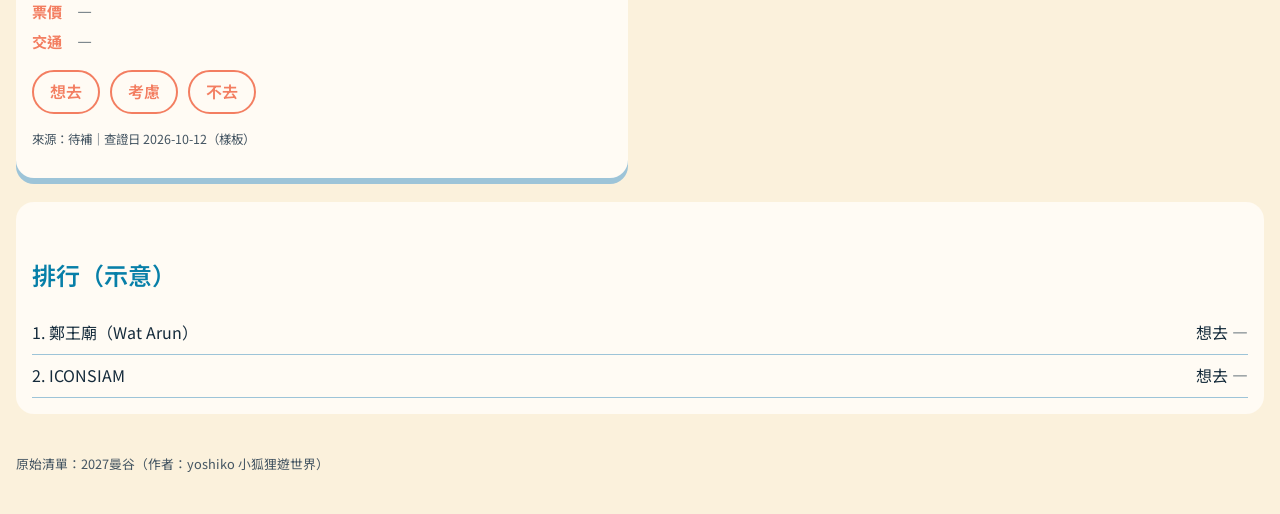
<file: docs/ui-proposals/2026-10-12-bangkok-handbook/style-C.html>
<!doctype html>
<html lang="zh-Hant">
<head>
<meta charset="utf-8">
<meta name="viewport" content="width=device-width, initial-scale=1">
<!-- Hallmark · macrostructure: 18-portfolio-grid · tone: playful · 樣板 C 熱帶明信片 -->
<title>曼谷手冊 · C 熱帶明信片</title>
<link rel="preconnect" href="https://fonts.googleapis.com">
<link rel="preconnect" href="https://fonts.gstatic.com" crossorigin>
<link href="https://fonts.googleapis.com/css2?family=Noto+Sans+TC:wght@400;500;700&family=Fredoka:wght@500;600&display=swap" rel="stylesheet">
<style>
:root {
  --sea: oklch(56% 0.11 230);
  --coral: oklch(72% 0.15 35);
  --sand: oklch(96% 0.03 85);
  --sand-2: oklch(92% 0.04 85);
  --palm: oklch(60% 0.12 155);
  --ink: oklch(28% 0.04 240);
  --muted: oklch(44% 0.03 240);
  --card: oklch(99% 0.01 85);
  --rule: oklch(80% 0.05 230);
  --focus: oklch(40% 0.14 230);
  --font-display: "Fredoka", "Noto Sans TC", sans-serif;
  --font-body: "Noto Sans TC", sans-serif;
  --space-md: 16px;
  --space-lg: 24px;
  --space-xl: 40px;
}
* { box-sizing: border-box; }
html, body { overflow-x: clip; margin: 0; }
body {
  background: var(--sand);
  color: var(--ink);
  font-family: var(--font-body);
  line-height: 1.6;
  padding: var(--space-lg) var(--space-md) var(--space-xl);
}
h1, h2, h3 { font-family: var(--font-display); margin: 0; overflow-wrap: anywhere; min-width: 0; }
h1 { font-size: clamp(2.2rem, 7vw, 3.4rem); font-weight: 600; color: var(--sea); line-height: 1.1; }
h2 { font-size: 1.5rem; font-weight: 600; color: var(--sea); margin: var(--space-xl) 0 var(--space-md); }
h3 { font-size: 1.2rem; font-weight: 600; }
.lede { color: var(--muted); margin-top: var(--space-md); max-width: 40ch; }
.tabs-note { font-size: 0.9rem; color: var(--muted); }
.jump { display: flex; flex-wrap: wrap; gap: 8px; margin-top: var(--space-md); }
.jump a {
  background: var(--card);
  border: 2px solid var(--sea);
  color: var(--sea);
  border-radius: 999px;
  padding: 6px 14px;
  text-decoration: none;
  font-weight: 500;
  white-space: nowrap;
}
.jump a:focus-visible, button:focus-visible { outline: 3px solid var(--focus); outline-offset: 2px; }
.grid {
  display: grid;
  gap: var(--space-lg);
  grid-template-columns: minmax(0, 1fr);
}
@media (min-width: 720px) {
  .grid { grid-template-columns: repeat(2, minmax(0, 1fr)); }
}
.postcard {
  background: var(--card);
  border-radius: 18px;
  padding: var(--space-md);
  box-shadow: 0 6px 0 var(--rule);
  position: relative;
  min-width: 0;
}
.postcard::before {
  content: "";
  position: absolute;
  top: 12px;
  right: 12px;
  width: 44px;
  height: 52px;
  border: 3px dashed var(--coral);
  border-radius: 6px;
  opacity: 0.8;
}
.postcard h3 { margin-right: 60px; }
.tag {
  display: inline-block;
  background: var(--palm);
  color: var(--card);
  border-radius: 999px;
  padding: 2px 10px;
  font-size: 0.8rem;
  font-weight: 500;
  margin-top: 6px;
}
.photo {
  width: 100%;
  aspect-ratio: 16 / 9;
  border: 0;
  border-radius: 14px;
  background: linear-gradient(160deg, var(--sea), var(--palm));
  color: var(--card);
  display: grid;
  place-items: center;
  cursor: pointer;
  margin-top: var(--space-md);
  font-family: var(--font-body);
}
.photo:active { transform: scale(0.98); }
.photo:disabled { opacity: 0.55; cursor: not-allowed; }
.photo-label { background: var(--card); color: var(--sea); border-radius: 999px; padding: 6px 14px; font-weight: 500; }
.info { margin: var(--space-md) 0 0; padding: 0; list-style: none; display: grid; gap: 6px; font-size: 0.95rem; }
.info li b { color: var(--coral); font-weight: 700; }
.choices { display: flex; flex-wrap: wrap; gap: 10px; margin-top: var(--space-md); }
.choices button {
  font: inherit;
  min-width: 44px;
  min-height: 44px;
  padding: 0 16px;
  border-radius: 999px;
  border: 2px solid var(--coral);
  background: var(--card);
  color: var(--coral);
  font-weight: 600;
  cursor: pointer;
  white-space: nowrap;
}
.choices button:hover { background: var(--sand-2); }
.choices button[aria-pressed="true"] { background: var(--coral); color: var(--card); }
.choices button:disabled { opacity: 0.55; cursor: not-allowed; }
.src { font-size: 0.78rem; color: var(--muted); margin-top: var(--space-md); }
.rank { margin-top: var(--space-lg); background: var(--card); border-radius: 18px; padding: var(--space-md); }
.rank-row { display: flex; justify-content: space-between; gap: 12px; padding: 8px 0; border-bottom: 1px solid var(--rule); }
footer { margin-top: var(--space-xl); font-size: 0.8rem; color: var(--muted); }
@media (prefers-reduced-motion: reduce) {
  * { transition: none !important; animation: none !important; }
}
@media print {
  body { background: #fff; }
  .jump, .choices { display: none; }
  .postcard { box-shadow: none; border: 1px solid #000; break-inside: avoid; }
}
</style>
</head>
<body>
<header>
  <h1>曼谷手冊</h1>
  <p class="lede">版面與互動示意。內容皆為占位，不含查證後的事實。</p>
  <nav class="jump" aria-label="區域">
    <a href="#area-1">區域一</a>
    <a href="#area-2">區域二</a>
    <a href="#rank">排行</a>
  </nav>
</header>

<main>
  <section id="area-1" aria-labelledby="h-a1">
    <h2 id="h-a1">區域一（示意）</h2>
    <div class="grid">
      <article class="postcard" aria-labelledby="c-1">
        <h3 id="c-1">鄭王廟（Wat Arun）</h3>
        <span class="tag">熱度：待查證</span>
        <button class="photo" type="button" aria-label="播放影片（樣板占位，點擊後才會載入）" disabled>
          <span class="photo-label">影片占位（點擊後才會載入）</span>
        </button>
        <ul class="info">
          <li><b>特色</b>　【資料不足，無法確認】</li>
          <li><b>優點</b>　【資料不足，無法確認】</li>
          <li><b>缺點</b>　【資料不足，無法確認】</li>
          <li><b>票價</b>　—</li>
          <li><b>交通</b>　—</li>
          <li><b>周邊</b>　候選地點 A、B（待查證）</li>
        </ul>
        <div class="choices" role="group" aria-label="鄭王廟投票" data-vote>
          <button type="button" aria-pressed="false">想去</button>
          <button type="button" aria-pressed="false">考慮</button>
          <button type="button" aria-pressed="false">不去</button>
        </div>
        <p class="src">來源：待補｜查證日 2026-10-12（樣板）</p>
      </article>
      <article class="postcard" aria-labelledby="c-2">
        <h3 id="c-2">候選地點 A（待查證）</h3>
        <span class="tag">候選</span>
        <button class="photo" type="button" aria-label="播放影片（樣板占位，點擊後才會載入）" disabled>
          <span class="photo-label">影片占位（點擊後才會載入）</span>
        </button>
        <ul class="info">
          <li><b>特色</b>　【資料不足，無法確認】</li>
          <li><b>票價</b>　—</li>
        </ul>
        <div class="choices" role="group" aria-label="候選地點 A 投票" data-vote>
          <button type="button" aria-pressed="false">想去</button>
          <button type="button" aria-pressed="false">考慮</button>
          <button type="button" aria-pressed="false">不去</button>
        </div>
        <p class="src">來源：待補｜查證日 2026-10-12（樣板）</p>
      </article>
    </div>
  </section>

  <section id="area-2" aria-labelledby="h-a2">
    <h2 id="h-a2">區域二（示意）</h2>
    <div class="grid">
      <article class="postcard" aria-labelledby="c-3">
        <h3 id="c-3">ICONSIAM</h3>
        <span class="tag">熱度：待查證</span>
        <button class="photo" type="button" aria-label="播放影片（樣板占位，點擊後才會載入）" disabled>
          <span class="photo-label">影片占位（點擊後才會載入）</span>
        </button>
        <ul class="info">
          <li><b>特色</b>　【資料不足，無法確認】</li>
          <li><b>票價</b>　—</li>
          <li><b>交通</b>　—</li>
        </ul>
        <div class="choices" role="group" aria-label="ICONSIAM投票" data-vote>
          <button type="button" aria-pressed="false">想去</button>
          <button type="button" aria-pressed="false">考慮</button>
          <button type="button" aria-pressed="false">不去</button>
        </div>
        <p class="src">來源：待補｜查證日 2026-10-12（樣板）</p>
      </article>
    </div>
  </section>

  <section id="rank" class="rank" aria-labelledby="h-rank">
    <h2 id="h-rank">排行（示意）</h2>
    <div class="rank-row"><span>1. 鄭王廟（Wat Arun）</span><span>想去 —</span></div>
    <div class="rank-row"><span>2. ICONSIAM</span><span>想去 —</span></div>
  </section>
</main>

<footer>
  原始清單：2027曼谷（作者：yoshiko 小狐狸遊世界）
</footer>

<script>
document.querySelectorAll('[data-vote]').forEach(function (group) {
  group.addEventListener('click', function (event) {
    var btn = event.target.closest('button');
    if (!btn) return;
    group.querySelectorAll('button').forEach(function (b) {
      b.setAttribute('aria-pressed', String(b === btn));
    });
  });
});
</script>
</body>
</html>
</file>
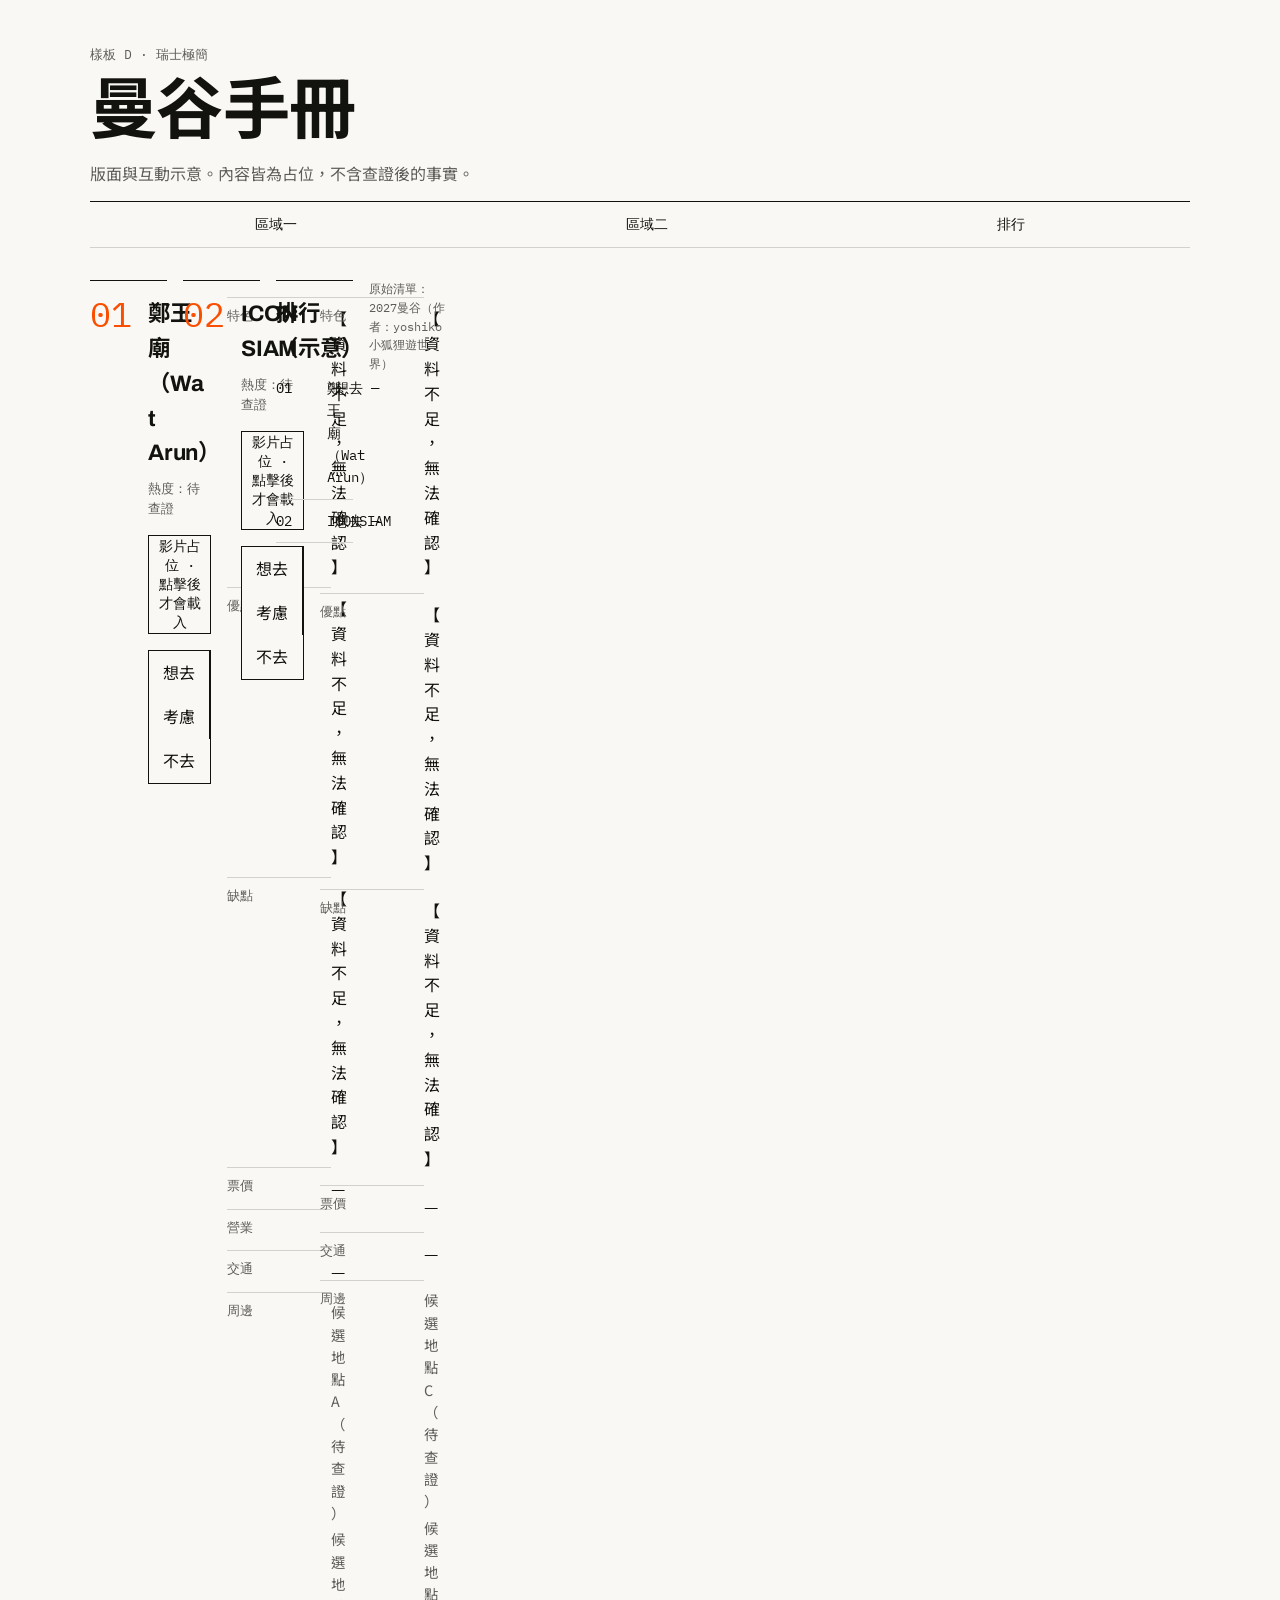
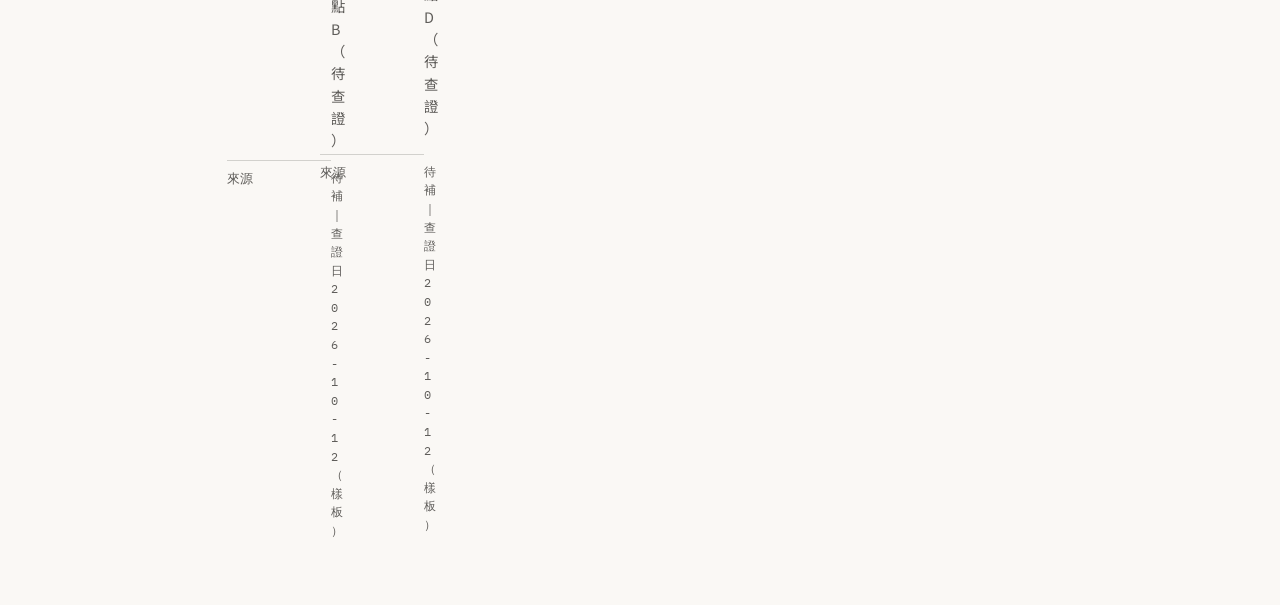
<file: docs/ui-proposals/2026-10-12-bangkok-handbook/style-D.html>
<!doctype html>
<html lang="zh-Hant">
<head>
<meta charset="utf-8">
<meta name="viewport" content="width=device-width, initial-scale=1">
<!-- Hallmark · macrostructure: 13-index-first · tone: modern-minimal · 樣板 D 瑞士極簡 -->
<title>曼谷手冊 · D 瑞士極簡</title>
<link rel="preconnect" href="https://fonts.googleapis.com">
<link rel="preconnect" href="https://fonts.gstatic.com" crossorigin>
<link href="https://fonts.googleapis.com/css2?family=Archivo:wght@500;700&family=Noto+Sans+TC:wght@400;500&family=IBM+Plex+Mono:wght@500&display=swap" rel="stylesheet">
<style>
:root {
  --paper: oklch(98% 0.005 90);
  --ink: oklch(18% 0.005 90);
  --muted: oklch(48% 0.005 90);
  --rule: oklch(86% 0.005 90);
  --signal: oklch(66% 0.22 40);
  --signal-ink: oklch(18% 0.005 90);
  --focus: oklch(18% 0.005 90);
  --font-display: "Archivo", "Noto Sans TC", sans-serif;
  --font-body: "Noto Sans TC", sans-serif;
  --font-mono: "IBM Plex Mono", monospace;
  --space-sm: 8px;
  --space-md: 16px;
  --space-lg: 32px;
  --space-xl: 56px;
}
* { box-sizing: border-box; }
html, body { overflow-x: clip; margin: 0; }
body {
  background: var(--paper);
  color: var(--ink);
  font-family: var(--font-body);
  line-height: 1.55;
  padding: var(--space-lg) var(--space-md) var(--space-xl);
}
.wrap { max-width: 1100px; margin: 0 auto; display: grid; grid-template-columns: minmax(0, 1fr); gap: var(--space-lg); }
@media (min-width: 900px) {
  .wrap { grid-template-columns: repeat(12, minmax(0, 1fr)); column-gap: var(--space-md); }
  .head { grid-column: 1 / span 12; }
}
h1, h2, h3 { font-family: var(--font-display); font-weight: 700; margin: 0; overflow-wrap: anywhere; min-width: 0; letter-spacing: -0.01em; }
h1 { font-size: clamp(2.4rem, 8vw, 4.2rem); line-height: 1; }
h2 { font-size: 1.4rem; }
h3 { font-size: 1.15rem; }
.mono { font-family: var(--font-mono); font-size: 0.8rem; color: var(--muted); }
.lede { color: var(--muted); max-width: 52ch; margin-top: var(--space-md); }
.nav { display: flex; flex-wrap: wrap; gap: 0; margin-top: var(--space-md); border-top: 1px solid var(--ink); }
.nav a {
  flex: 1 1 auto;
  padding: 12px 0;
  text-align: center;
  color: var(--ink);
  text-decoration: none;
  font-family: var(--font-mono);
  font-size: 0.85rem;
  border-bottom: 1px solid var(--rule);
  white-space: nowrap;
  min-width: 44px;
}
.nav a:hover { color: var(--signal); }
.nav a:focus-visible, button:focus-visible { outline: 2px solid var(--focus); outline-offset: 2px; }
.entry { border-top: 1px solid var(--ink); padding-top: var(--space-md); display: grid; gap: var(--space-md); grid-template-columns: minmax(0, 1fr); }
@media (min-width: 900px) {
  .entry { grid-template-columns: 1fr 2fr 2fr; column-gap: var(--space-md); }
  .entry > .idx { grid-column: 1 / span 1; }
  .entry > .main { grid-column: 2 / span 1; }
  .entry > .data { grid-column: 3 / span 1; }
}
.idx { font-family: var(--font-mono); font-size: 2.2rem; line-height: 1; color: var(--signal); }
.facade {
  width: 100%;
  aspect-ratio: 16 / 9;
  border: 1px solid var(--ink);
  background: var(--paper);
  color: var(--ink);
  display: grid;
  place-items: center;
  font-family: var(--font-mono);
  font-size: 0.85rem;
  cursor: pointer;
  border-radius: 0;
}
.facade:active { background: var(--rule); }
.facade:disabled { opacity: 0.55; cursor: not-allowed; }
.spec { margin: 0; display: grid; gap: 0; }
.spec div { display: grid; grid-template-columns: 6em minmax(0, 1fr); border-top: 1px solid var(--rule); padding: 8px 0; gap: 8px; }
.spec dt { font-family: var(--font-mono); font-size: 0.8rem; color: var(--muted); }
.spec dd { margin: 0; overflow-wrap: anywhere; }
.seg {
  display: inline-flex;
  flex-wrap: wrap;
  border: 1px solid var(--ink);
  margin-top: var(--space-md);
}
.seg button {
  font: inherit;
  min-height: 44px;
  padding: 0 14px;
  border: 0;
  border-right: 1px solid var(--ink);
  background: var(--paper);
  color: var(--ink);
  cursor: pointer;
  white-space: nowrap;
}
.seg button:last-child { border-right: 0; }
.seg button:hover { background: var(--rule); }
.seg button[aria-pressed="true"] { background: var(--ink); color: var(--paper); }
.seg button:disabled { opacity: 0.55; cursor: not-allowed; }
.nearby { list-style: none; padding: 0; margin: 0; font-size: 0.9rem; color: var(--muted); display: grid; gap: 4px; }
.src { font-family: var(--font-mono); font-size: 0.75rem; color: var(--muted); margin-top: var(--space-sm); }
.rank { border-top: 1px solid var(--ink); padding-top: var(--space-md); }
.rank-row { display: grid; grid-template-columns: 3em minmax(0, 1fr) 6em; gap: 8px; padding: 10px 0; border-bottom: 1px solid var(--rule); font-family: var(--font-mono); font-size: 0.9rem; }
footer { font-family: var(--font-mono); font-size: 0.75rem; color: var(--muted); }
@media (prefers-reduced-motion: reduce) {
  * { transition: none !important; animation: none !important; }
}
@media print {
  body { background: #fff; color: #000; }
  .nav, .seg { display: none; }
  .entry { break-inside: avoid; }
}
</style>
</head>
<body>
<div class="wrap">
  <header class="head">
    <p class="mono">樣板 D · 瑞士極簡</p>
    <h1>曼谷手冊</h1>
    <p class="lede">版面與互動示意。內容皆為占位，不含查證後的事實。</p>
    <nav class="nav" aria-label="區域">
      <a href="#area-1">區域一</a>
      <a href="#area-2">區域二</a>
      <a href="#rank">排行</a>
    </nav>
  </header>

  <section id="area-1" class="entry" aria-labelledby="h-d1">
    <div class="idx" aria-hidden="true">01</div>
    <div class="main">
      <h2 id="h-d1">鄭王廟（Wat Arun）</h2>
      <p class="mono" style="margin-top: 8px;">熱度：待查證</p>
      <button class="facade" type="button" aria-label="播放影片（樣板占位，點擊後才會載入）" style="margin-top: var(--space-md);">影片占位 · 點擊後才會載入</button>
      <div class="seg" role="group" aria-label="鄭王廟投票" data-vote>
        <button type="button" aria-pressed="false">想去</button>
        <button type="button" aria-pressed="false">考慮</button>
        <button type="button" aria-pressed="false">不去</button>
      </div>
    </div>
    <dl class="data spec">
      <div><dt>特色</dt><dd>【資料不足，無法確認】</dd></div>
      <div><dt>優點</dt><dd>【資料不足，無法確認】</dd></div>
      <div><dt>缺點</dt><dd>【資料不足，無法確認】</dd></div>
      <div><dt>票價</dt><dd>—</dd></div>
      <div><dt>營業</dt><dd>—</dd></div>
      <div><dt>交通</dt><dd>—</dd></div>
      <div><dt>周邊</dt><dd><ul class="nearby"><li>候選地點 A（待查證）</li><li>候選地點 B（待查證）</li></ul></dd></div>
      <div><dt>來源</dt><dd class="src">待補｜查證日 2026-10-12（樣板）</dd></div>
    </dl>
  </section>

  <section id="area-2" class="entry" aria-labelledby="h-d2">
    <div class="idx" aria-hidden="true">02</div>
    <div class="main">
      <h2 id="h-d2">ICONSIAM</h2>
      <p class="mono" style="margin-top: 8px;">熱度：待查證</p>
      <button class="facade" type="button" aria-label="播放影片（樣板占位，點擊後才會載入）" style="margin-top: var(--space-md);">影片占位 · 點擊後才會載入</button>
      <div class="seg" role="group" aria-label="ICONSIAM投票" data-vote>
        <button type="button" aria-pressed="false">想去</button>
        <button type="button" aria-pressed="false">考慮</button>
        <button type="button" aria-pressed="false">不去</button>
      </div>
    </div>
    <dl class="data spec">
      <div><dt>特色</dt><dd>【資料不足，無法確認】</dd></div>
      <div><dt>優點</dt><dd>【資料不足，無法確認】</dd></div>
      <div><dt>缺點</dt><dd>【資料不足，無法確認】</dd></div>
      <div><dt>票價</dt><dd>—</dd></div>
      <div><dt>交通</dt><dd>—</dd></div>
      <div><dt>周邊</dt><dd><ul class="nearby"><li>候選地點 C（待查證）</li><li>候選地點 D（待查證）</li></ul></dd></div>
      <div><dt>來源</dt><dd class="src">待補｜查證日 2026-10-12（樣板）</dd></div>
    </dl>
  </section>

  <section id="rank" class="rank" aria-labelledby="h-drank">
    <h2 id="h-drank">排行（示意）</h2>
    <div class="rank-row"><span>01</span><span>鄭王廟（Wat Arun）</span><span>想去 —</span></div>
    <div class="rank-row"><span>02</span><span>ICONSIAM</span><span>想去 —</span></div>
  </section>

  <footer>原始清單：2027曼谷（作者：yoshiko 小狐狸遊世界）</footer>
</div>

<script>
document.querySelectorAll('[data-vote]').forEach(function (group) {
  group.addEventListener('click', function (event) {
    var btn = event.target.closest('button');
    if (!btn) return;
    group.querySelectorAll('button').forEach(function (b) {
      b.setAttribute('aria-pressed', String(b === btn));
    });
  });
});
</script>
</body>
</html>
</file>
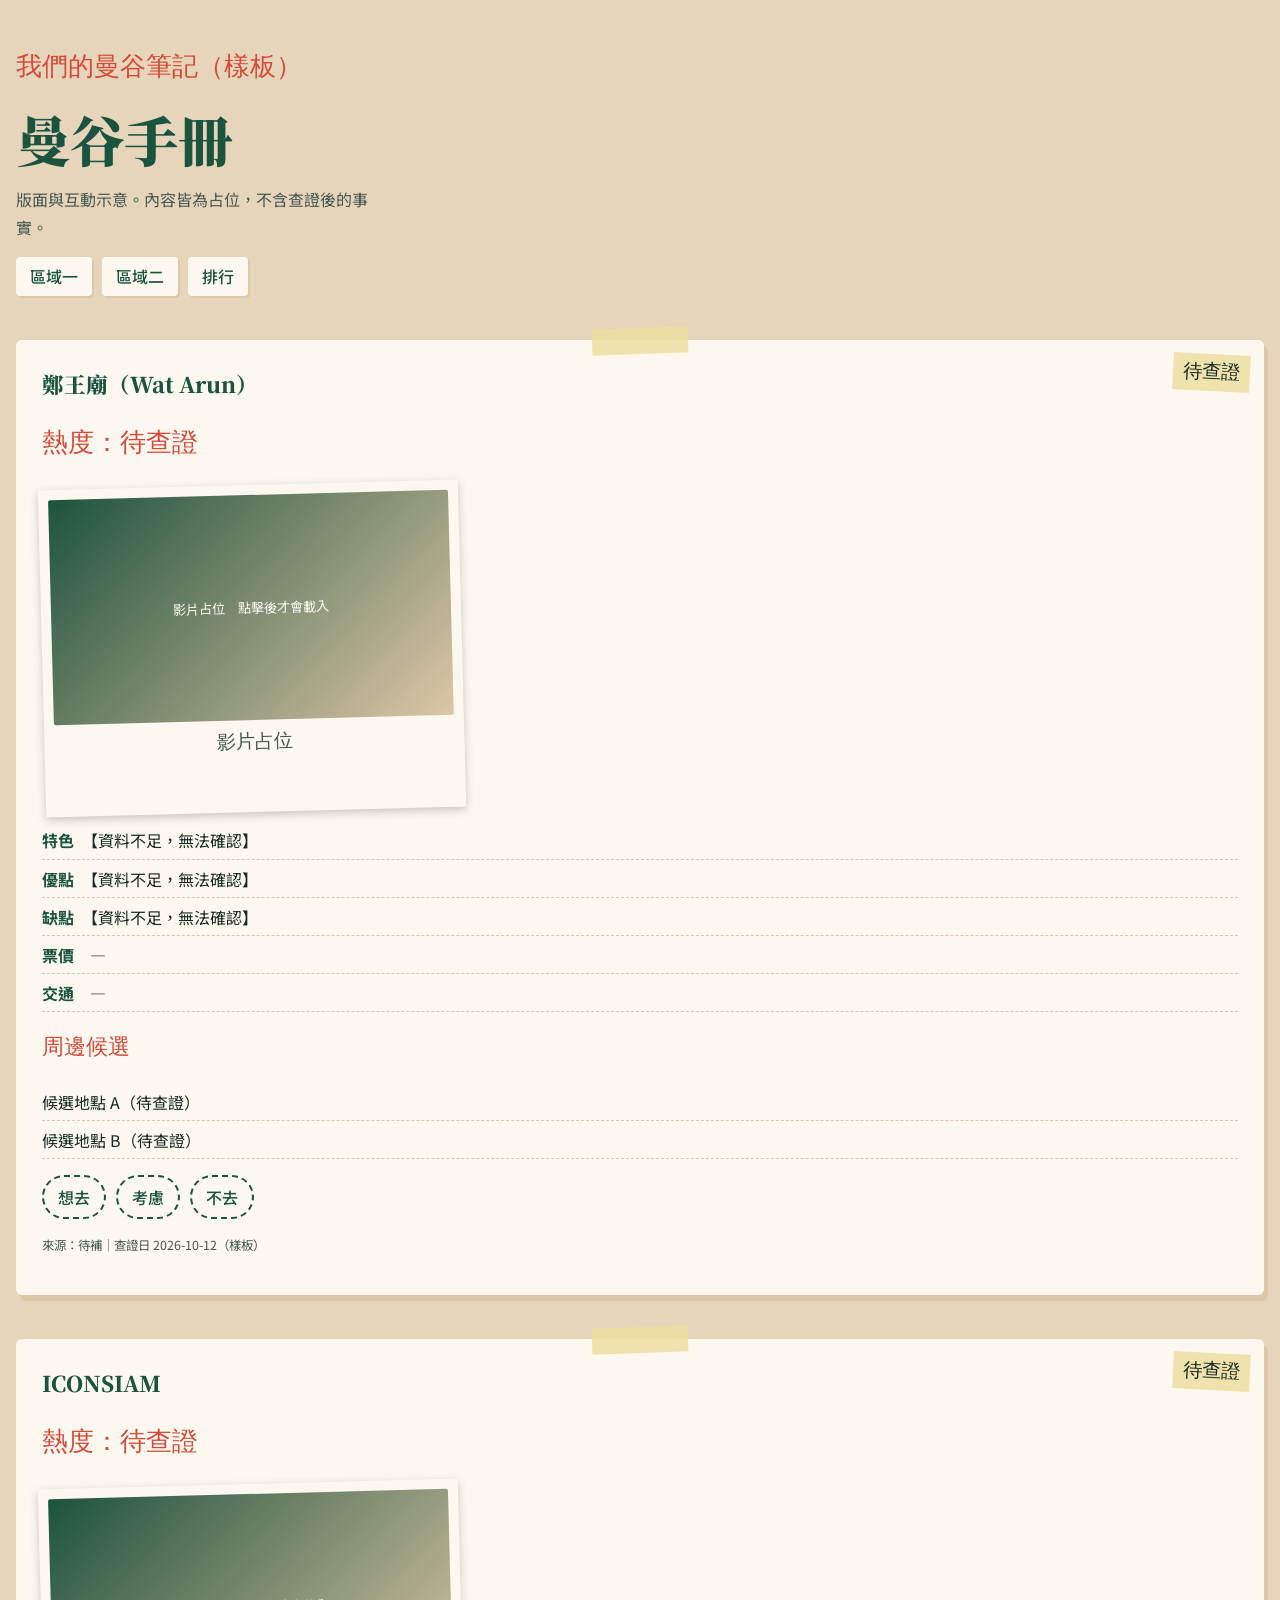
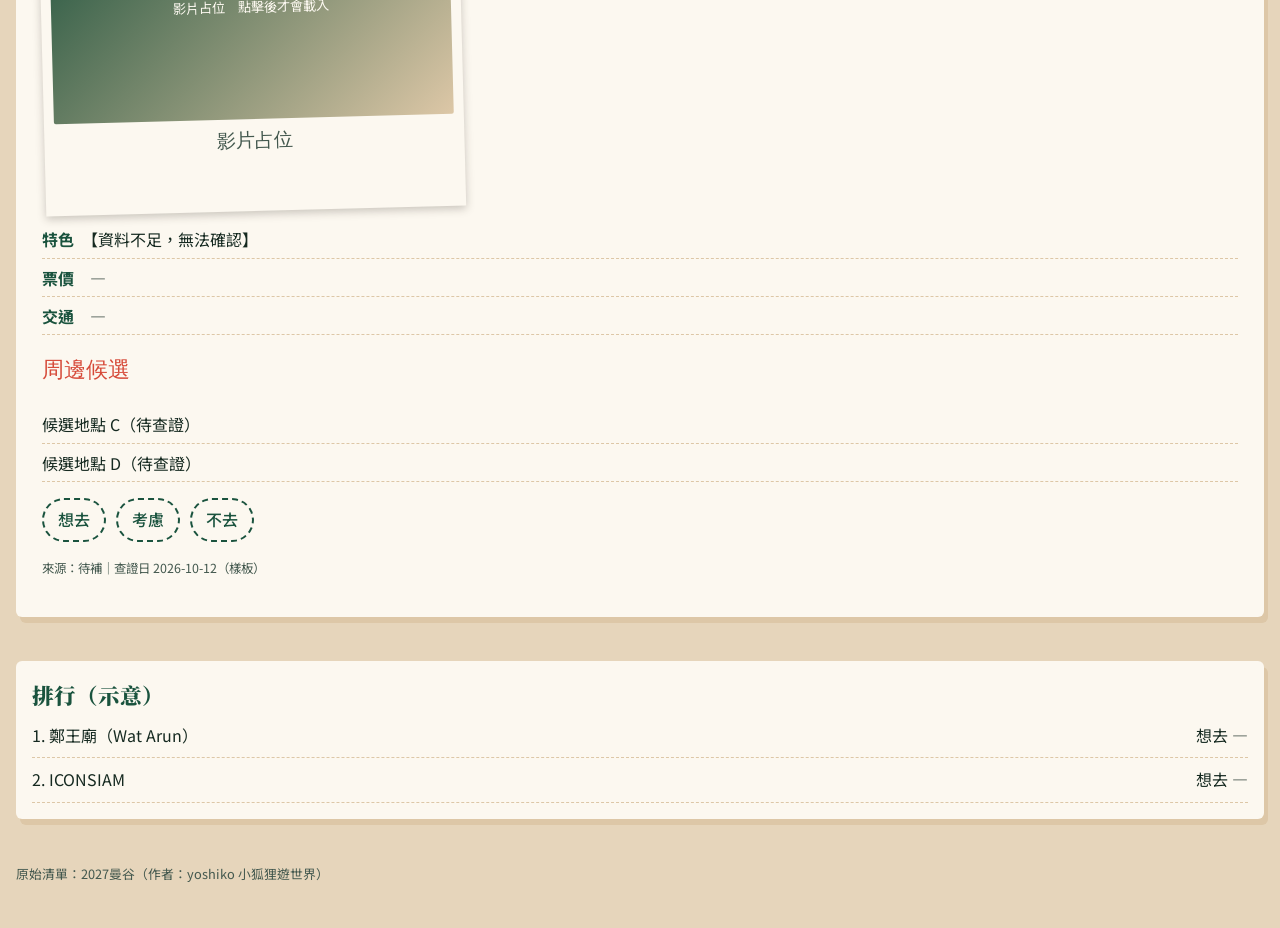
<file: docs/ui-proposals/2026-10-12-bangkok-handbook/style-E.html>
<!doctype html>
<html lang="zh-Hant">
<head>
<meta charset="utf-8">
<meta name="viewport" content="width=device-width, initial-scale=1">
<!-- Hallmark · macrostructure: 14-narrative-workflow · tone: playful · 樣板 E 手帳拼貼 -->
<title>曼谷手冊 · E 手帳拼貼</title>
<link rel="preconnect" href="https://fonts.googleapis.com">
<link rel="preconnect" href="https://fonts.gstatic.com" crossorigin>
<link href="https://fonts.googleapis.com/css2?family=Noto+Serif+TC:wght@500;700;900&family=Noto+Sans+TC:wght@400;500&family=Caveat:wght@500;700&display=swap" rel="stylesheet">
<style>
:root {
  --kraft: oklch(88% 0.04 80);
  --kraft-2: oklch(84% 0.05 78);
  --cream: oklch(98% 0.012 85);
  --green: oklch(40% 0.07 165);
  --tomato: oklch(60% 0.18 30);
  --ink: oklch(26% 0.03 165);
  --muted: oklch(44% 0.03 165);
  --tape: oklch(90% 0.08 95 / 0.85);
  --focus: oklch(30% 0.1 165);
  --font-display: "Noto Serif TC", serif;
  --font-hand: "Caveat", cursive;
  --font-body: "Noto Sans TC", sans-serif;
  --space-md: 16px;
  --space-lg: 26px;
  --space-xl: 44px;
}
* { box-sizing: border-box; }
html, body { overflow-x: clip; margin: 0; }
body {
  background: var(--kraft);
  color: var(--ink);
  font-family: var(--font-body);
  line-height: 1.7;
  padding: var(--space-lg) var(--space-md) var(--space-xl);
}
h1, h2, h3 { font-family: var(--font-display); font-weight: 900; margin: 0; overflow-wrap: anywhere; min-width: 0; font-style: normal; }
h1 { font-size: clamp(2.2rem, 7vw, 3.4rem); color: var(--green); line-height: 1.15; }
h2 { font-size: 1.35rem; color: var(--green); }
h3 { font-size: 1.15rem; }
.hand { font-family: var(--font-hand); font-size: 1.6rem; color: var(--tomato); line-height: 1.2; }
.lede { color: var(--muted); max-width: 42ch; margin-top: var(--space-md); }
.nav { display: flex; flex-wrap: wrap; gap: 10px; margin-top: var(--space-md); }
.nav a {
  background: var(--cream);
  color: var(--green);
  padding: 6px 14px;
  border-radius: 4px;
  text-decoration: none;
  font-weight: 500;
  white-space: nowrap;
  box-shadow: 2px 2px 0 var(--kraft-2);
}
.nav a:focus-visible, button:focus-visible { outline: 3px solid var(--focus); outline-offset: 3px; }
.page {
  position: relative;
  background: var(--cream);
  border-radius: 6px;
  padding: var(--space-lg);
  margin-top: var(--space-xl);
  box-shadow: 4px 6px 0 var(--kraft-2);
  min-width: 0;
}
.page::before {
  content: "";
  position: absolute;
  top: -12px;
  left: 50%;
  width: 96px;
  height: 26px;
  background: var(--tape);
  transform: translateX(-50%) rotate(-2deg);
}
.status {
  position: absolute;
  top: 14px;
  right: 14px;
  background: var(--tape);
  padding: 2px 10px;
  font-family: var(--font-hand);
  font-size: 1.2rem;
  color: var(--ink);
  transform: rotate(3deg);
}
.photo-frame {
  background: var(--cream);
  padding: 10px 10px 34px;
  box-shadow: 0 3px 8px oklch(30% 0.02 80 / 0.25);
  transform: rotate(-1.5deg);
  margin-top: var(--space-md);
  max-width: 420px;
}
.facade {
  width: 100%;
  aspect-ratio: 16 / 9;
  border: 0;
  background: linear-gradient(135deg, var(--green), var(--kraft-2));
  color: var(--cream);
  display: grid;
  place-items: center;
  font-family: var(--font-body);
  cursor: pointer;
  border-radius: 2px;
}
.facade:active { transform: scale(0.98); }
.facade:disabled { opacity: 0.55; cursor: not-allowed; }
.photo-caption { font-family: var(--font-hand); font-size: 1.2rem; text-align: center; margin-top: 6px; color: var(--muted); }
.notes { margin: var(--space-md) 0 0; padding: 0; list-style: none; display: grid; gap: 6px; }
.notes li { border-bottom: 1px dashed var(--kraft-2); padding-bottom: 4px; overflow-wrap: anywhere; }
.notes b { color: var(--green); font-weight: 700; }
.stickers { display: flex; flex-wrap: wrap; gap: 10px; margin-top: var(--space-md); }
.stickers button {
  font: inherit;
  min-height: 44px;
  min-width: 44px;
  padding: 0 14px;
  border-radius: 999px;
  border: 2px dashed var(--green);
  background: var(--cream);
  color: var(--green);
  font-weight: 500;
  cursor: pointer;
  white-space: nowrap;
}
.stickers button:hover { background: var(--kraft); }
.stickers button[aria-pressed="true"] { background: var(--green); color: var(--cream); border-style: solid; }
.stickers button:disabled { opacity: 0.55; cursor: not-allowed; }
.nearby-title { font-family: var(--font-hand); font-size: 1.4rem; color: var(--tomato); margin-top: var(--space-md); }
.src { font-size: 0.78rem; color: var(--muted); margin-top: var(--space-md); }
.rank { margin-top: var(--space-xl); background: var(--cream); padding: var(--space-md); border-radius: 6px; box-shadow: 4px 6px 0 var(--kraft-2); }
.rank-row { display: flex; justify-content: space-between; gap: 10px; padding: 8px 0; border-bottom: 1px dashed var(--kraft-2); }
footer { margin-top: var(--space-xl); font-size: 0.8rem; color: var(--muted); }
@media (prefers-reduced-motion: reduce) {
  * { transition: none !important; animation: none !important; }
}
@media print {
  body { background: #fff; }
  .nav, .stickers { display: none; }
  .page, .rank { box-shadow: none; border: 1px solid #000; break-inside: avoid; }
}
</style>
</head>
<body>
<header>
  <p class="hand">我們的曼谷筆記（樣板）</p>
  <h1>曼谷手冊</h1>
  <p class="lede">版面與互動示意。內容皆為占位，不含查證後的事實。</p>
  <nav class="nav" aria-label="區域">
    <a href="#page-1">區域一</a>
    <a href="#page-2">區域二</a>
    <a href="#rank">排行</a>
  </nav>
</header>

<main>
  <article class="page" id="page-1" aria-labelledby="e-1">
    <span class="status">待查證</span>
    <h2 id="e-1">鄭王廟（Wat Arun）</h2>
    <p class="hand">熱度：待查證</p>
    <div class="photo-frame">
      <button class="facade" type="button" aria-label="播放影片（樣板占位，點擊後才會載入）">影片占位　點擊後才會載入</button>
      <p class="photo-caption">影片占位</p>
    </div>
    <ul class="notes">
      <li><b>特色</b>　【資料不足，無法確認】</li>
      <li><b>優點</b>　【資料不足，無法確認】</li>
      <li><b>缺點</b>　【資料不足，無法確認】</li>
      <li><b>票價</b>　—</li>
      <li><b>交通</b>　—</li>
    </ul>
    <p class="nearby-title">周邊候選</p>
    <ul class="notes">
      <li>候選地點 A（待查證）</li>
      <li>候選地點 B（待查證）</li>
    </ul>
    <div class="stickers" role="group" aria-label="鄭王廟投票" data-vote>
      <button type="button" aria-pressed="false">想去</button>
      <button type="button" aria-pressed="false">考慮</button>
      <button type="button" aria-pressed="false">不去</button>
    </div>
    <p class="src">來源：待補｜查證日 2026-10-12（樣板）</p>
  </article>

  <article class="page" id="page-2" aria-labelledby="e-2">
    <span class="status">待查證</span>
    <h2 id="e-2">ICONSIAM</h2>
    <p class="hand">熱度：待查證</p>
    <div class="photo-frame">
      <button class="facade" type="button" aria-label="播放影片（樣板占位，點擊後才會載入）">影片占位　點擊後才會載入</button>
      <p class="photo-caption">影片占位</p>
    </div>
    <ul class="notes">
      <li><b>特色</b>　【資料不足，無法確認】</li>
      <li><b>票價</b>　—</li>
      <li><b>交通</b>　—</li>
    </ul>
    <p class="nearby-title">周邊候選</p>
    <ul class="notes">
      <li>候選地點 C（待查證）</li>
      <li>候選地點 D（待查證）</li>
    </ul>
    <div class="stickers" role="group" aria-label="ICONSIAM投票" data-vote>
      <button type="button" aria-pressed="false">想去</button>
      <button type="button" aria-pressed="false">考慮</button>
      <button type="button" aria-pressed="false">不去</button>
    </div>
    <p class="src">來源：待補｜查證日 2026-10-12（樣板）</p>
  </article>

  <section id="rank" class="rank" aria-labelledby="h-erank">
    <h2 id="h-erank">排行（示意）</h2>
    <div class="rank-row"><span>1. 鄭王廟（Wat Arun）</span><span>想去 —</span></div>
    <div class="rank-row"><span>2. ICONSIAM</span><span>想去 —</span></div>
  </section>
</main>

<footer>原始清單：2027曼谷（作者：yoshiko 小狐狸遊世界）</footer>

<script>
document.querySelectorAll('[data-vote]').forEach(function (group) {
  group.addEventListener('click', function (event) {
    var btn = event.target.closest('button');
    if (!btn) return;
    group.querySelectorAll('button').forEach(function (b) {
      b.setAttribute('aria-pressed', String(b === btn));
    });
  });
});
</script>
</body>
</html>
</file>
<file: site/styles.css>
/* 方案 C 熱帶明信片：色票以 OKLCH token 定義 */
:root {
  --sea: oklch(56% 0.11 230);
  --coral: oklch(72% 0.15 35);
  --sand: oklch(96% 0.03 85);
  --sand-2: oklch(92% 0.04 85);
  --palm: oklch(60% 0.12 155);
  --ink: oklch(28% 0.04 240);
  --muted: oklch(44% 0.03 240);
  --card: oklch(99% 0.01 85);
  --rule: oklch(80% 0.05 230);
  --focus: oklch(40% 0.14 230);
  --warn: oklch(52% 0.15 35);
  --font-display: "Fredoka", "Noto Sans TC", sans-serif;
  --font-body: "Noto Sans TC", sans-serif;
  --space-sm: 8px;
  --space-md: 16px;
  --space-lg: 24px;
  --space-xl: 40px;
}

* { box-sizing: border-box; }
html, body { overflow-x: clip; margin: 0; }
body {
  background: var(--sand);
  color: var(--ink);
  font-family: var(--font-body);
  line-height: 1.6;
  padding: var(--space-lg) var(--space-md) var(--space-xl);
}
h1, h2, h3 { font-family: var(--font-display); margin: 0; overflow-wrap: anywhere; min-width: 0; }
h1 { font-size: clamp(2.2rem, 7vw, 3.4rem); font-weight: 600; color: var(--sea); line-height: 1.1; }
h2 { font-size: 1.5rem; font-weight: 600; color: var(--sea); margin: var(--space-xl) 0 var(--space-md); scroll-margin-top: var(--space-lg); }
h3 { font-size: 1.2rem; font-weight: 600; }
p { margin: 0; }

.site-head, .site-foot, #app { max-width: 1100px; margin: 0 auto; }
.kicker { color: var(--coral); font-weight: 500; }
.lede { color: var(--muted); margin-top: var(--space-md); max-width: 46ch; }
.status-line { margin-top: var(--space-sm); font-size: 0.9rem; color: var(--muted); }
.status-line.is-error { color: var(--warn); }

.jump { display: flex; flex-wrap: wrap; gap: 8px; margin-top: var(--space-md); }
.jump a {
  background: var(--card);
  border: 2px solid var(--sea);
  color: var(--sea);
  border-radius: 999px;
  padding: 6px 14px;
  text-decoration: none;
  font-weight: 500;
  white-space: nowrap;
}
.jump a:focus-visible, button:focus-visible, summary:focus-visible, a:focus-visible {
  outline: 3px solid var(--focus);
  outline-offset: 2px;
}

.grid {
  display: grid;
  gap: var(--space-lg);
  grid-template-columns: minmax(0, 1fr);
}
@media (min-width: 720px) {
  .grid { grid-template-columns: repeat(2, minmax(0, 1fr)); }
}

.postcard {
  background: var(--card);
  border-radius: 18px;
  padding: var(--space-md);
  box-shadow: 0 6px 0 var(--rule);
  position: relative;
  min-width: 0;
  display: flex;
  flex-direction: column;
  gap: var(--space-sm);
}
.name-zh { font-size: 1.25rem; }
.name-sub { font-size: 0.85rem; color: var(--muted); }

.tags { display: flex; flex-wrap: wrap; gap: 6px; }
.tag {
  display: inline-block;
  background: var(--palm);
  color: var(--card);
  border-radius: 999px;
  padding: 2px 10px;
  font-size: 0.8rem;
  font-weight: 500;
}
.tag.is-muted { background: var(--sand-2); color: var(--muted); }
.tag.is-warn { background: var(--coral); }

/* 影片：點擊才載入 */
.video-slot { margin-top: var(--space-sm); }
.facade {
  position: relative;
  width: 100%;
  aspect-ratio: 16 / 9;
  padding: 0;
  border: 0;
  border-radius: 14px;
  overflow: hidden;
  background: linear-gradient(160deg, var(--sea), var(--palm));
  color: var(--card);
  display: grid;
  place-items: center;
  cursor: pointer;
  font-family: var(--font-body);
  font-size: 0.95rem;
}
.facade img {
  position: absolute;
  inset: 0;
  width: 100%;
  height: 100%;
  object-fit: cover;
}
.facade:active { transform: scale(0.98); }
.facade:disabled { opacity: 0.55; cursor: not-allowed; }
.facade::after {
  content: "";
  position: absolute;
  inset: 0;
  background: linear-gradient(180deg, transparent 55%, oklch(20% 0.03 240 / 0.35));
  pointer-events: none;
}
.play-badge {
  position: relative;
  z-index: 1;
  width: 64px;
  height: 64px;
  border-radius: 50%;
  background: oklch(99% 0.01 85 / 0.94);
  box-shadow: 0 4px 14px oklch(20% 0.03 240 / 0.4);
  display: block;
}
.play-badge::before {
  content: "";
  position: absolute;
  top: 50%;
  left: 55%;
  transform: translate(-50%, -50%);
  border-style: solid;
  border-width: 11px 0 11px 18px;
  border-color: transparent transparent transparent var(--sea);
}
.facade:hover .play-badge { transform: scale(1.06); }
.play-badge { transition: transform 150ms ease-out; }
.facade-label {
  background: var(--card);
  color: var(--sea);
  border-radius: 999px;
  padding: 6px 14px;
  font-weight: 500;
}
.video-frame { width: 100%; aspect-ratio: 16 / 9; border: 0; border-radius: 14px; }
.video-note { font-size: 0.8rem; color: var(--muted); margin-top: 4px; }
.video-missing {
  border: 2px dashed var(--rule);
  border-radius: 14px;
  aspect-ratio: 16 / 9;
  display: grid;
  place-items: center;
  color: var(--muted);
  font-size: 0.9rem;
  text-align: center;
  padding: var(--space-sm);
}

.info { margin: 0; padding: 0; list-style: none; display: grid; gap: 6px; font-size: 0.95rem; }
.info li b { color: var(--coral); font-weight: 700; margin-right: 6px; }
.info .unverified { color: var(--muted); }

.section-list { margin: 0; padding-left: 1.2em; font-size: 0.93rem; display: grid; gap: 4px; }
.section-title { font-size: 0.9rem; font-weight: 600; color: var(--sea); margin-top: var(--space-sm); }

.nearby { margin: 0; padding: 0; list-style: none; display: grid; gap: 6px; font-size: 0.93rem; }
.nearby li { background: var(--sand); border-radius: 10px; padding: 8px 10px; }
.nearby .why { color: var(--muted); font-size: 0.88rem; }
.nearby-name { color: var(--sea); font-weight: 700; text-decoration: underline; text-underline-offset: 3px; overflow-wrap: anywhere; }
.nearby-name:hover { color: var(--coral); }

.choices { display: flex; flex-wrap: wrap; gap: 10px; margin-top: var(--space-sm); }
.choices button {
  font: inherit;
  min-width: 44px;
  min-height: 44px;
  padding: 0 16px;
  border-radius: 999px;
  border: 2px solid var(--coral);
  background: var(--card);
  color: var(--coral);
  font-weight: 600;
  cursor: pointer;
  white-space: nowrap;
}
.choices button:hover { background: var(--sand-2); }
.choices button:active { transform: scale(0.97); }
.choices button[aria-pressed="true"] { background: var(--coral); color: var(--card); }
.choices button:disabled { opacity: 0.55; cursor: not-allowed; }
.note-text { font-size: 0.82rem; color: var(--muted); }

.sources { font-size: 0.78rem; color: var(--muted); }
.sources a { color: var(--sea); }

.notice {
  background: var(--card);
  border-left: 4px solid var(--coral);
  padding: var(--space-md);
  border-radius: 10px;
  margin: var(--space-lg) 0;
}

.appendix-list { list-style: none; padding: 0; margin: 0; display: grid; gap: 8px; }
.appendix-list li {
  background: var(--card);
  border-radius: 12px;
  padding: var(--space-sm) var(--space-md);
  font-size: 0.93rem;
}

.site-foot { margin-top: var(--space-xl); font-size: 0.8rem; color: var(--muted); display: grid; gap: 4px; }

@media (prefers-reduced-motion: reduce) {
  * { transition: none !important; animation: none !important; scroll-behavior: auto !important; }
}

@media print {
  body { background: #fff; color: #000; }
  .jump, .choices, .facade, .video-slot { display: none !important; }
  .postcard { box-shadow: none; border: 1px solid #000; break-inside: avoid; }
}
</file>
